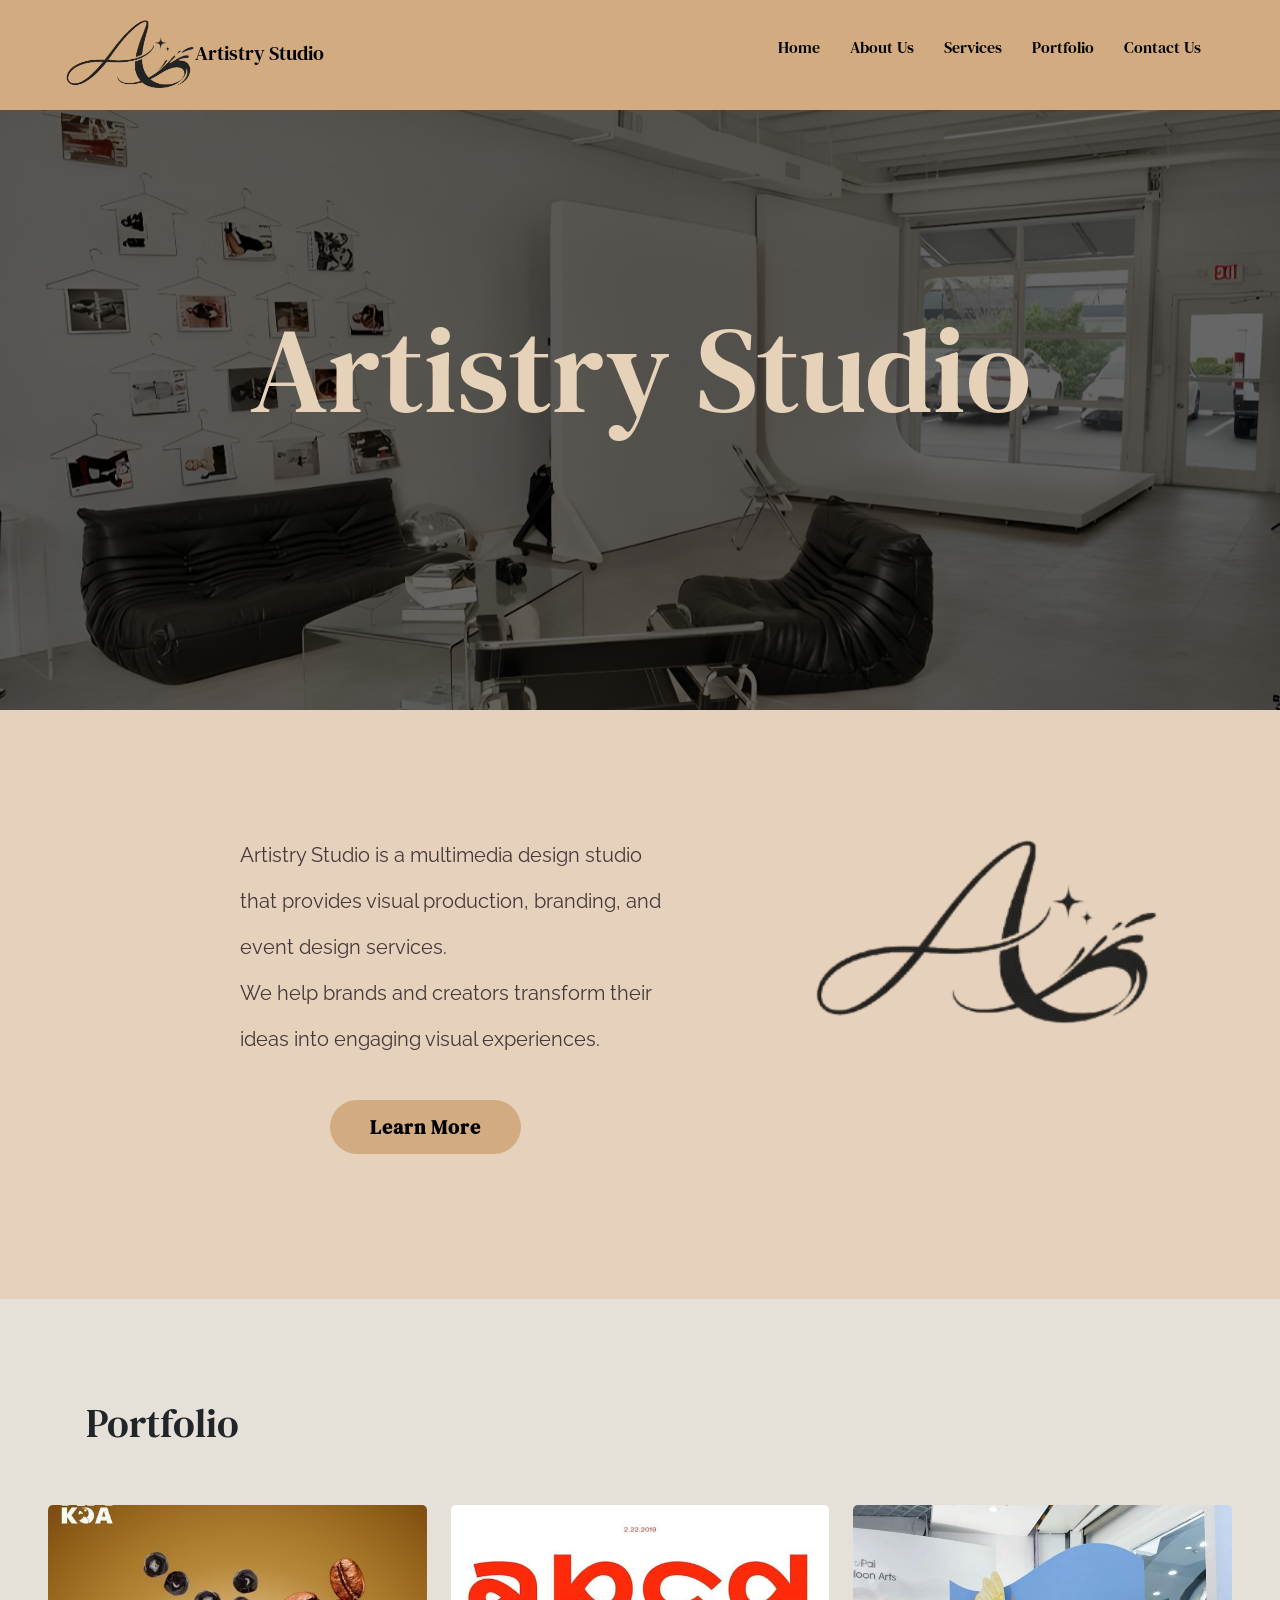
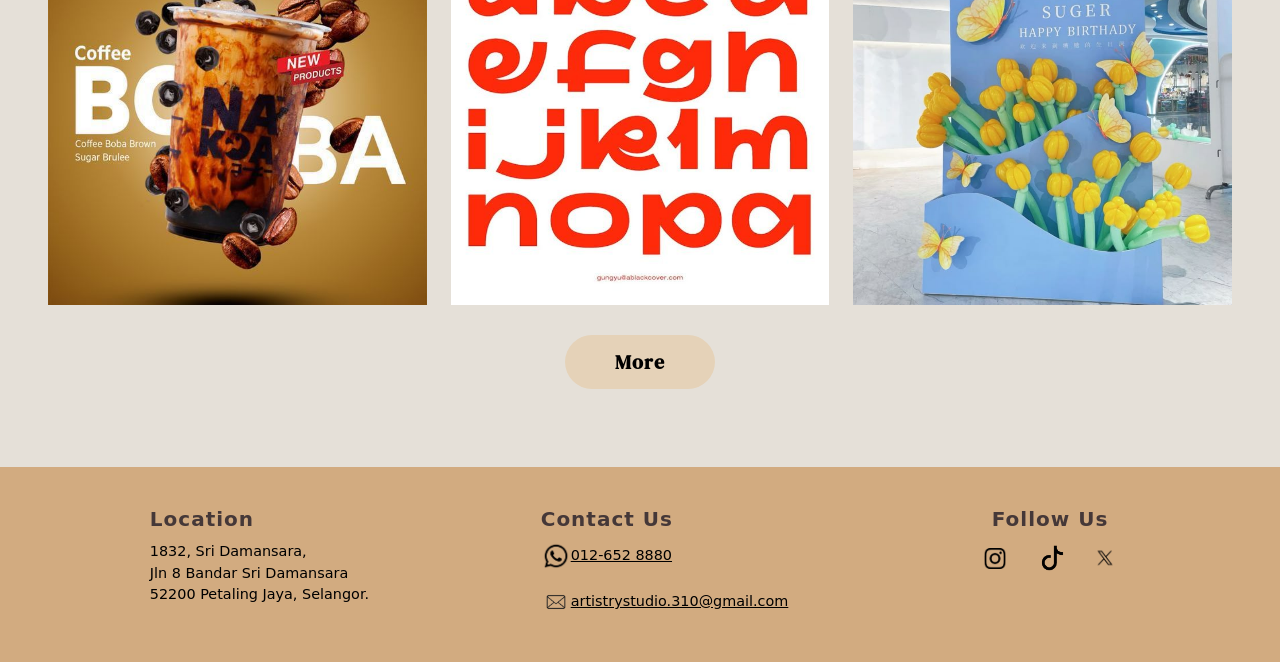
<file: index.html>
<!DOCTYPE html>
<html lang="en">
    <head>
        <meta charset="UTF-8" />
        <title>Artistry Studio</title>
<!--Bootstrap Style-->
        <link href="https://cdn.jsdelivr.net/npm/bootstrap@5.3.8/dist/css/bootstrap.min.css" rel="stylesheet" integrity="sha384-sRIl4kxILFvY47J16cr9ZwB07vP4J8+LH7qKQnuqkuIAvNWLzeN8tE5YBujZqJLB" crossorigin="anonymous">
  
<!--My Style-->
        <link rel="stylesheet" href="artistry-styless.css">
    </head>
    <body>
    <nav class="navbar">
        <div class="logo-style"><a href="index.html" style="color:black; text-decoration:none;"><img src="artistry-img/logo.png" alt="Artistry Studio logo">Artistry Studio</a></div>
        <ul class="nav-links">
            <li> <a href="index.html">Home</a> </li>
            <li> <a href="aboutus.html">About Us</a> </li>
            <li> <a href="services.html">Services</a> </li>
            <li class="dropdown"> <a href="portfolio.html">Portfolio</a>
            <ul class="dropdown-menu">
                <li><a href="visual-production.html">Visual Production</a></li>
                <li><a href="branding.html">Branding</a></li>
                <li><a href="event-design.html">Event Design</a></li>
            
            </ul>
            </li>
            <li> <a href="contact-us.html">Contact Us</a> </li>
        </ul>
        </nav>
        
<!--Google Font-->
        <link rel="preconnect" href="https://fonts.googleapis.com">
        <link rel="preconnect" href="https://fonts.gstatic.com" crossorigin>
        <link href="https://fonts.googleapis.com/css2?family=Pacifico&family=Pangolin&family=Raleway:ital,wght@0,100..900;1,100..900&display=swap" rel="stylesheet">
        
        <link rel="preconnect" href="https://fonts.googleapis.com">
        <link rel="preconnect" href="https://fonts.gstatic.com" crossorigin>
        <link href="https://fonts.googleapis.com/css2?family=DM+Serif+Text:ital@0;1&family=Pacifico&family=Pangolin&family=Raleway:ital,wght@0,100..900;1,100..900&display=swap" rel="stylesheet">
        
<!--Carousel-->
        <div id="carouselExampleSlidesOnly" class="carousel slide" data-bs-ride="carousel">
  <div class="carousel-inner">
    <div class="carousel-item active">
      <img src="artistry-img/Homepage_Nero_AI_Image_Upscaler_Photo_Face.jpeg" class="d-block w-100" alt="Cover1">
    </div>
    <div class="carousel-item">
      <img src="artistry-img/Cereal%20bar%20-%20Vita%20Tiens%20-%20Hiu%20Fu_Nero_AI_Image_Upscaler_Photo_Face.jpeg" class="d-block w-100" alt="Cover2">
    </div>
    <div class="carousel-item">
      <img src="artistry-img/birthday%20event_Nero_AI_Image_Upscaler_Photo_Face.jpeg" class="d-block w-100" alt="Cover3">
    </div>
    <div class="carousel-overlay"></div>
    <div class="carousel-caption">Artistry Studio</div>
  </div>
</div>
        
<!--Homepage About Us-->
        <section class="intro-full-width">
        <div class="container">
        <div class="content">
            <p>Artistry Studio is a multimedia design studio</p> 
            <p>that provides visual production, branding, and</p> 
            <p>event design services.</p> 
            <p>We help brands and creators transform their</p>
            <p>ideas into engaging visual experiences.</p>
            <a href="aboutus.html" class="learn-more">Learn More</a>
            </div>
        <div class="image-box">
            <img src="artistry-img/logo.png" alt="about us">
        </div>
        </div>
        </section>

<!--Homepage Portfolio-->
        <section class="portfolio-full-width">
        <div class="row p-5">
            <div class="col-12 container">
                <h1>Portfolio</h1>
            </div>
            
            <div class="col-4">
                <div class="card card-style" >
                <img src="artistry-img/visual%20production.jpg" class="card-img-top" alt="visual production">
                </div>
            </div>
            
            <div class="col-4">
                <div class="card card-style" >
                <img src="artistry-img/branding.jpg" class="card-img-top" alt="branding">
                </div>
            </div>
            
            <div class="col-4">
                <div class="card card-style" >
                <img src="artistry-img/event%20design.jpg" class="card-img-top" alt="event design">
                </div>    
            </div>
            
            <div class="text-center">
               <a href="portfolio.html" class="more">More</a>
            </div>
            
        </div>
        </section>
         
<!--Footer-->
         <footer>
            <div class="footer-container">
        
            <div class="footer-section locations">
                <h3>Location</h3>
                <p>1832, Sri Damansara,<br> 
                   Jln 8 Bandar Sri Damansara<br>
                   52200 Petaling Jaya, Selangor.</p>
                </div>
            
            <div class="footer-section contact-info">
                <h3>Contact Us</h3>
                <p><a href="https://www.whatsapp.com" target="_blank" style="color:black;"><img src="artistry-img/whatsapp.png" alt="Whatsapp">012-652 8880</a></p>
                <a href="mailto:Artistrystudio.310@gmail.com" style="color:black;"><img src="artistry-img/emaiil.png">artistrystudio.310@gmail.com</a>
            </div>
            
            <div class="footer-section socials">
                <h3>Follow Us</h3>
                <a href="https://www.instagram.com" target="_blank"><img src="artistry-img/ig.png" alt="IG"></a>
                <a href="https://www.tiktok.com" target="_blank"><img src="artistry-img/tiktok.png" alt="TikTok"></a>
                <a href="https://www.twitter.com" target="_blank"><img src="artistry-img/twitter.png" alt="Twitter"></a>
            </div>
                
            
        </div>
    </footer>

<!--Bootstrap Script-->
        <script src="https://cdn.jsdelivr.net/npm/bootstrap@5.3.8/dist/js/bootstrap.bundle.min.js" integrity="sha384-FKyoEForCGlyvwx9Hj09JcYn3nv7wiPVlz7YYwJrWVcXK/BmnVDxM+D2scQbITxI" crossorigin="anonymous"></script>

    </body>
</html>
</file>
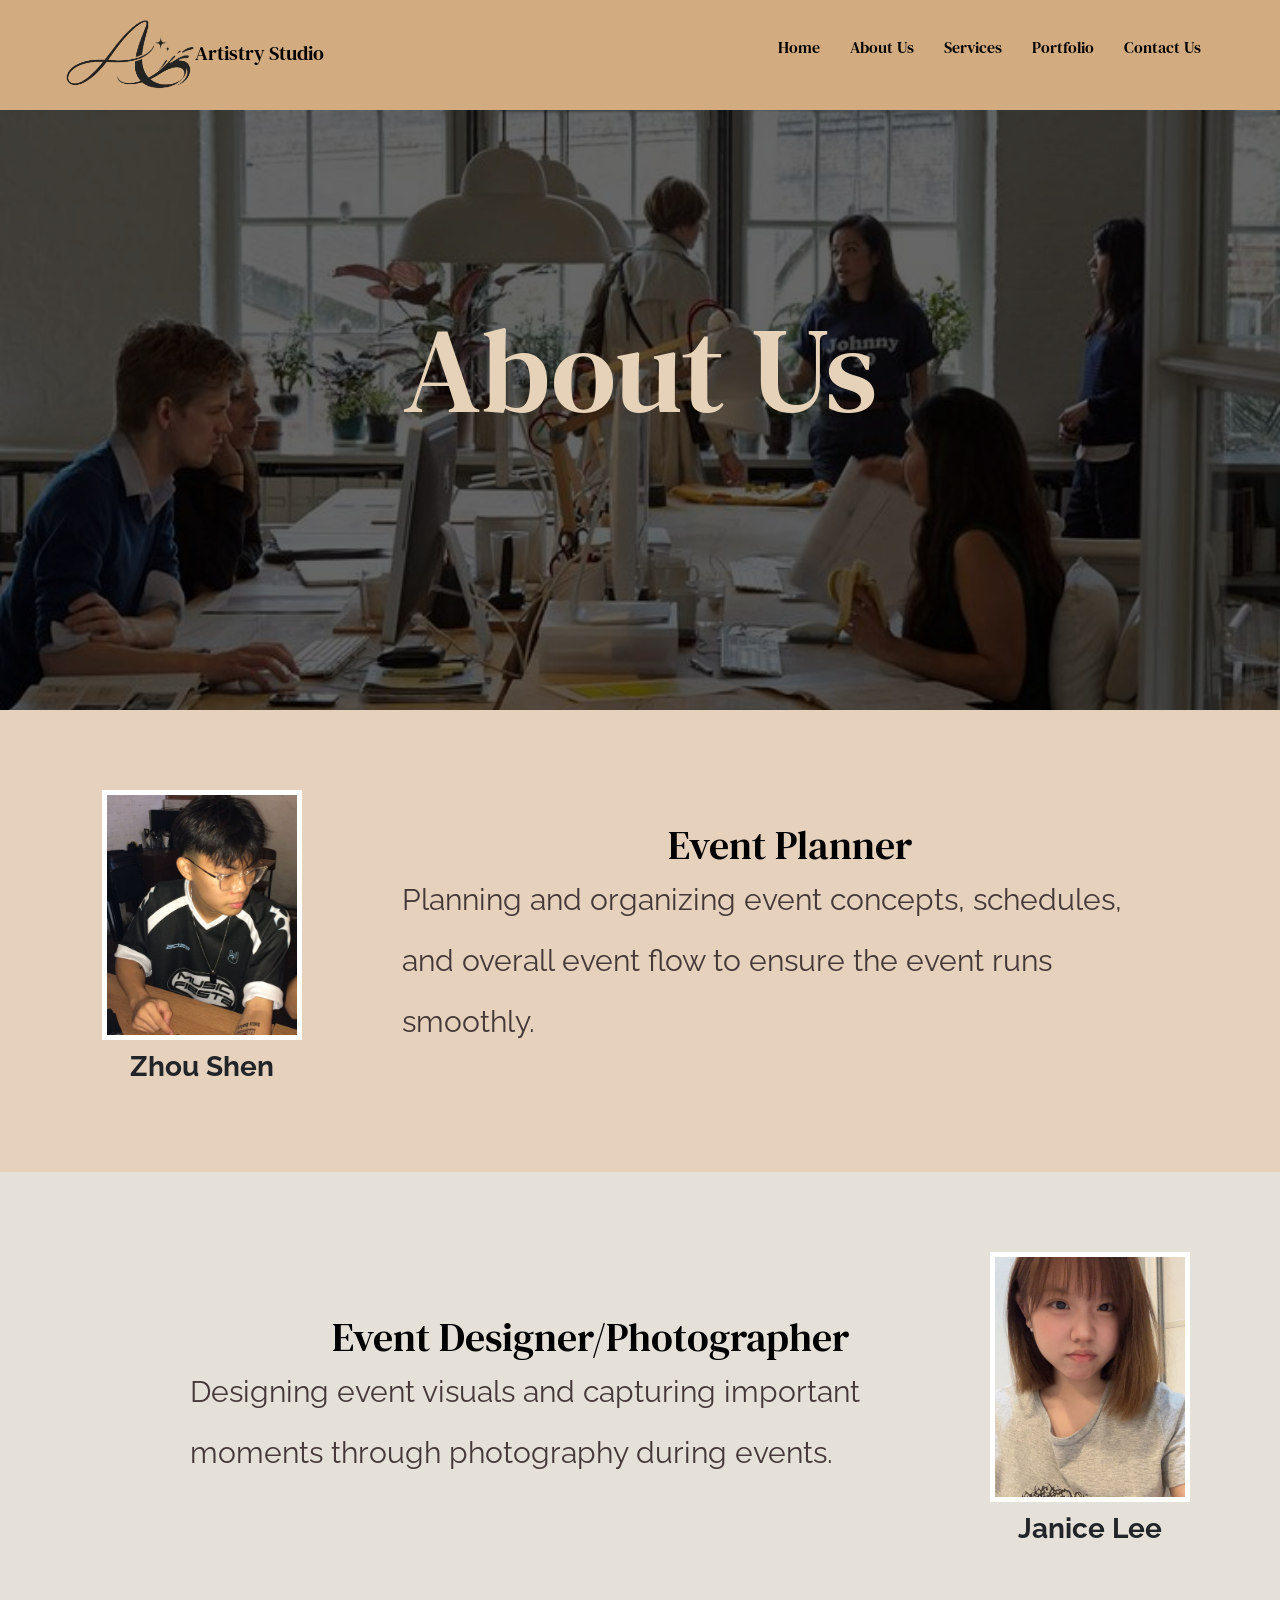
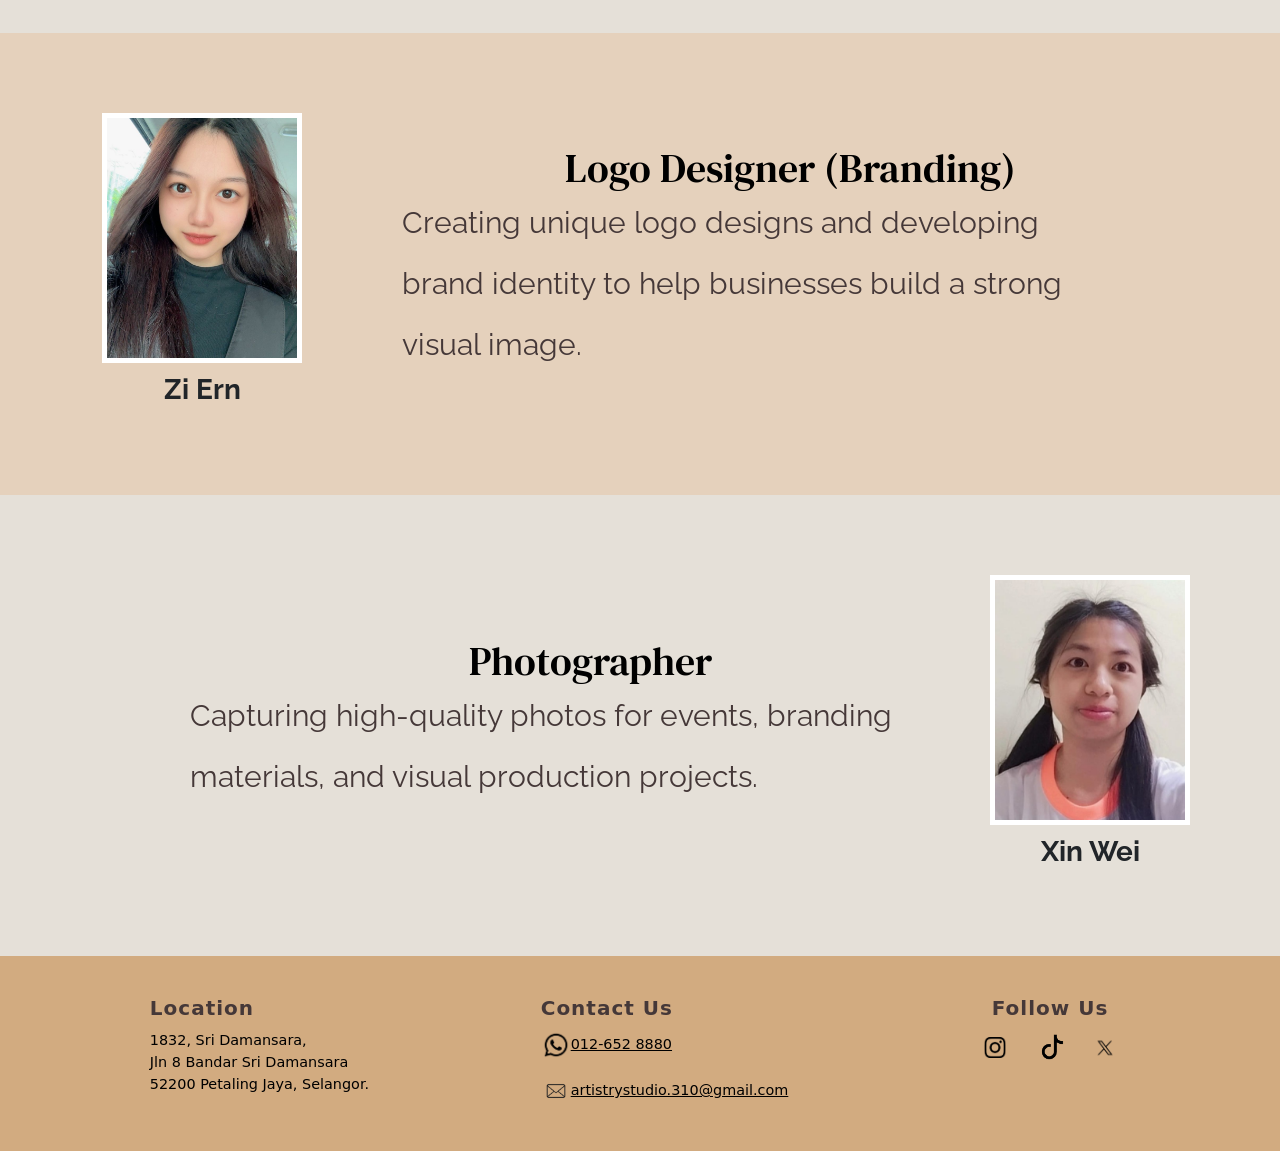
<file: aboutus.html>
<!DOCTYPE html>
<html lang="en">
    <head>
        <meta charset="UTF-8" />
        <title>Artistry Studio</title>
<!--Bootstrap Style-->
        <link href="https://cdn.jsdelivr.net/npm/bootstrap@5.3.8/dist/css/bootstrap.min.css" rel="stylesheet" integrity="sha384-sRIl4kxILFvY47J16cr9ZwB07vP4J8+LH7qKQnuqkuIAvNWLzeN8tE5YBujZqJLB" crossorigin="anonymous">
  
<!--My Style-->
        <link rel="stylesheet" href="artistry-style.css">
    </head>
    <body>
    <nav class="navbar">
        <div class="logo-style"><a href="index.html" style="color:black; text-decoration:none;"><img src="artistry-img/logo.png" alt="Artistry Studio logo">Artistry Studio</a></div>
        <ul class="nav-links">
            <li> <a href="index.html">Home</a> </li>
            <li> <a href="aboutus.html">About Us</a> </li>
            <li> <a href="services.html">Services</a> </li>
            <li class="dropdown"> <a href="portfolio.html">Portfolio</a>
            <ul class="dropdown-menu">
                <li><a href="visual-production.html">Visual Production</a></li>
                <li><a href="branding.html">Branding</a></li>
                <li><a href="event-design.html">Event Design</a></li>
            
            </ul>
            </li>
            <li> <a href="contact-us.html">Contact Us</a> </li>
        </ul>
        </nav>
        
<!--Google Font-->
        <link rel="preconnect" href="https://fonts.googleapis.com">
        <link rel="preconnect" href="https://fonts.gstatic.com" crossorigin>
        <link href="https://fonts.googleapis.com/css2?family=Pacifico&family=Pangolin&family=Raleway:ital,wght@0,100..900;1,100..900&display=swap" rel="stylesheet">
        
        <link rel="preconnect" href="https://fonts.googleapis.com">
        <link rel="preconnect" href="https://fonts.gstatic.com" crossorigin>
        <link href="https://fonts.googleapis.com/css2?family=DM+Serif+Text:ital@0;1&family=Pacifico&family=Pangolin&family=Raleway:ital,wght@0,100..900;1,100..900&display=swap" rel="stylesheet">
        
<!--Carousel-->
        <div id="carouselExampleSlidesOnly" class="carousel slide" data-bs-ride="carousel">
  <div class="carousel-inner">
    <div class="carousel-item active">
      <img src="artistry-img/f.jpeg" class="d-block w-100" alt="Cover1">
      <div class="carousel-overlay"></div>    
      <div class="carousel-caption">About Us</div>
    </div>
    
   
  </div>
</div>
       
        
<!--About Us-->
        <section class="zs-full-width">
        <div class="container" >
            <div class="photo">
                <img src="artistry-img/zs.jpeg" alt="Zhou Shen">
                <h3>Zhou Shen</h3>
            </div>
            <div class="info">
                <h2>Event Planner</h2>
                <p>Planning and organizing event concepts, schedules, </p>
                <p>and overall event flow to ensure the event runs </p>
                <p>smoothly.</p>
            </div>
        </div>
</section>
        <section class="janice-full-width reverse">
        <div class="container2" >
            <div class="photo">
                <img src="artistry-img/sansan.jpeg" alt="Janice Lee">
                <h3>Janice Lee</h3>
            </div>
            <div class="info">
                <h2>Event Designer/Photographer</h2>
                <p>Designing event visuals and capturing important </p>
                <p>moments through photography during events. </p>
            </div>
        </div>
</section>
<section class="ze-full-width">
        <div class="container" >
            <div class="photo">
                <img src="artistry-img/ze.jpeg" alt="Zi Ern">
                <h3>Zi Ern</h3>
            </div>
            <div class="info">
                <h2>Logo Designer  (Branding)</h2>
                <p>Creating unique logo designs and developing </p>
                <p>brand identity to help businesses build a strong </p>
                <p>visual image.</p>
            </div>
        </div>
</section>
        <section class="xw-full-width reverse">
        <div class="container2" >
            <div class="photo">
                <img src="artistry-img/xw.jpeg" alt="Xin Wei">
                <h3>Xin Wei</h3>
            </div>
            <div class="info">
                <h2>Photographer</h2>
                <p>Capturing high-quality photos for events, branding </p>
                <p>materials, and visual production projects. </p>
            </div>
        </div>
</section>


        
  
        
<!--Footer-->
         <footer>
            <div class="footer-container">
        
            <div class="footer-section locations">
                <h3>Location</h3>
                <p>1832, Sri Damansara,<br> 
                   Jln 8 Bandar Sri Damansara<br>
                   52200 Petaling Jaya, Selangor.</p>
                </div>
            
            <div class="footer-section contact-info">
                <h3>Contact Us</h3>
                <p><a href="https://www.whatsapp.com" target="_blank" style="color:black;"><img src="artistry-img/whatsapp.png" alt="Whatsapp">012-652 8880</a></p>
                <a href="mailto:Artistrystudio.310@gmail.com" style="color:black;"><img src="artistry-img/emaiil.png">artistrystudio.310@gmail.com</a>
            </div>
            
            <div class="footer-section socials">
                <h3>Follow Us</h3>
                <a href="https://www.instagram.com" target="_blank"><img src="artistry-img/ig%20(1).png" alt="IG"></a>
                <a href="https://www.tiktok.com" target="_blank"><img src="artistry-img/tiktok.png" alt="TikTok"></a>
                <a href="https://www.twitter.com" target="_blank"><img src="artistry-img/twitter.png" alt="Twitter"></a>
            </div>
                
            
        </div>
    </footer>

<!--Bootstrap Script-->
        <script src="https://cdn.jsdelivr.net/npm/bootstrap@5.3.8/dist/js/bootstrap.bundle.min.js" integrity="sha384-FKyoEForCGlyvwx9Hj09JcYn3nv7wiPVlz7YYwJrWVcXK/BmnVDxM+D2scQbITxI" crossorigin="anonymous"></script>

    </body>
</html>
</file>
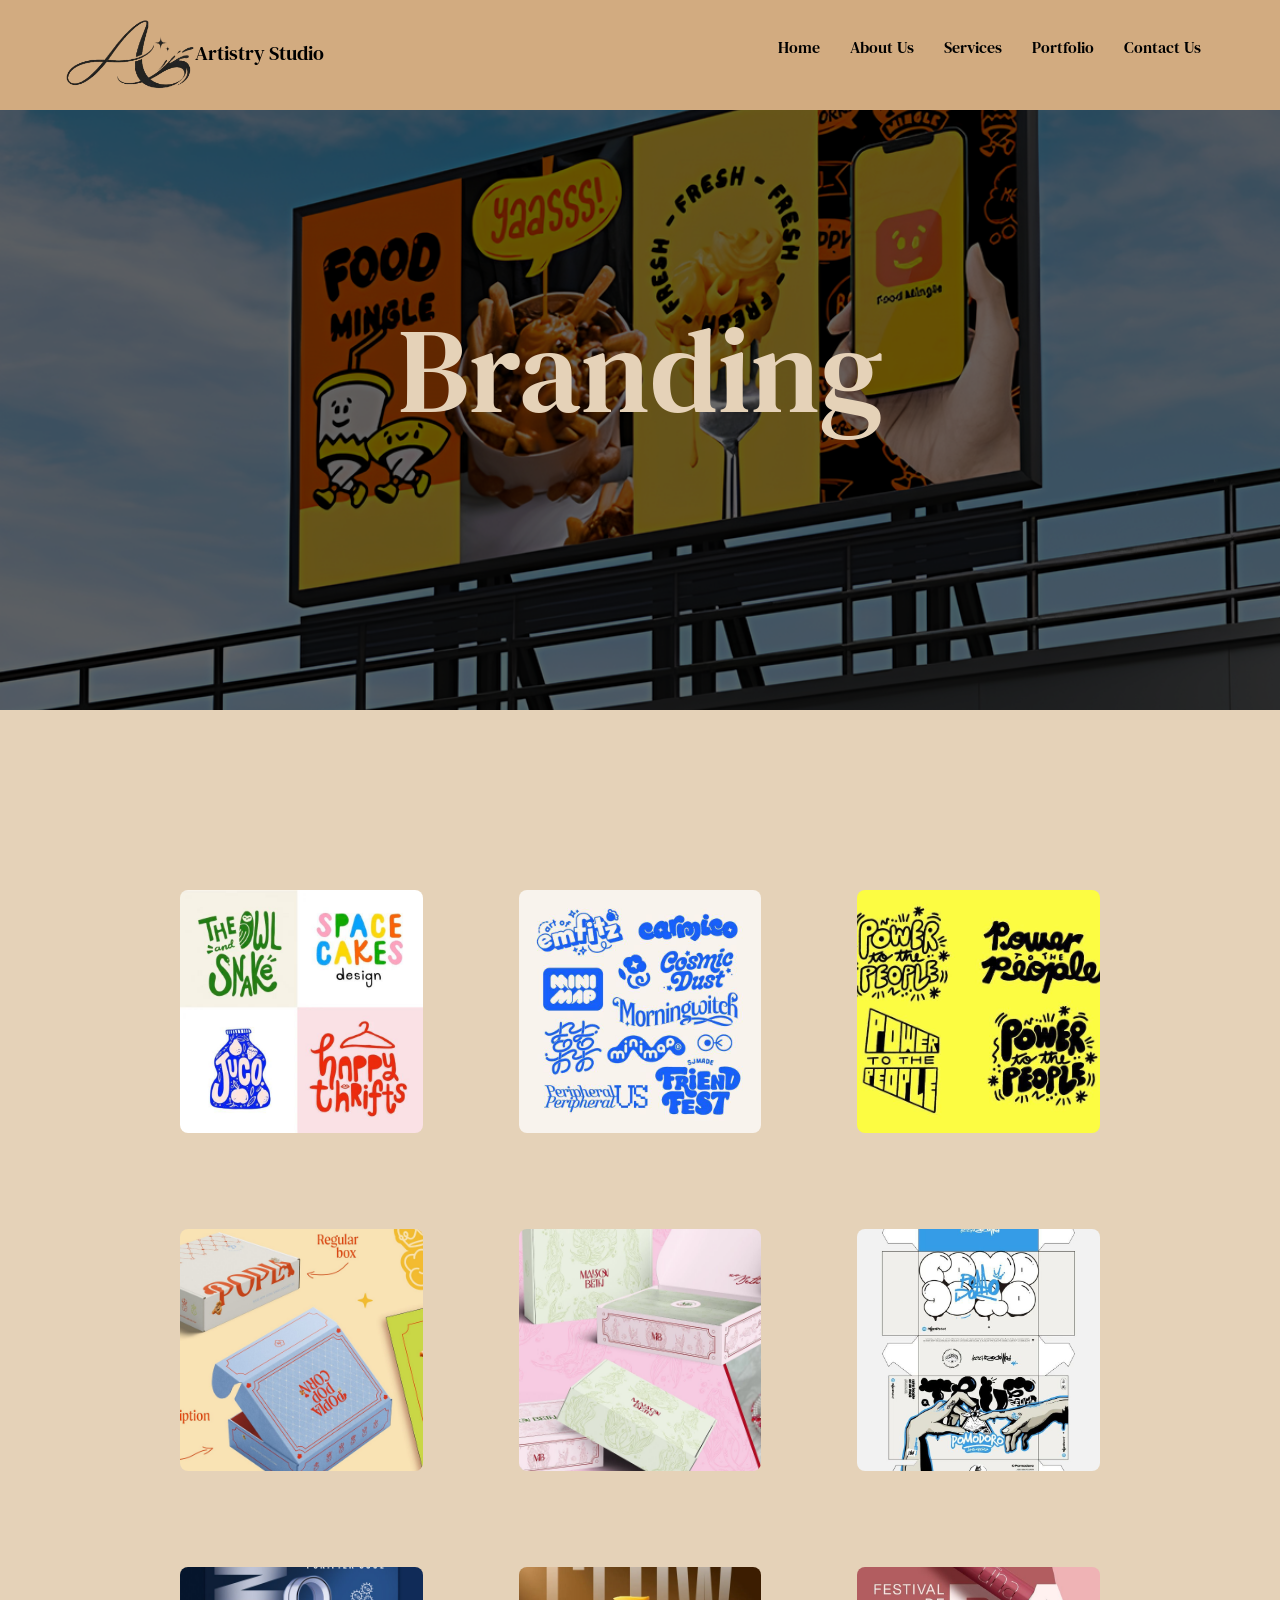
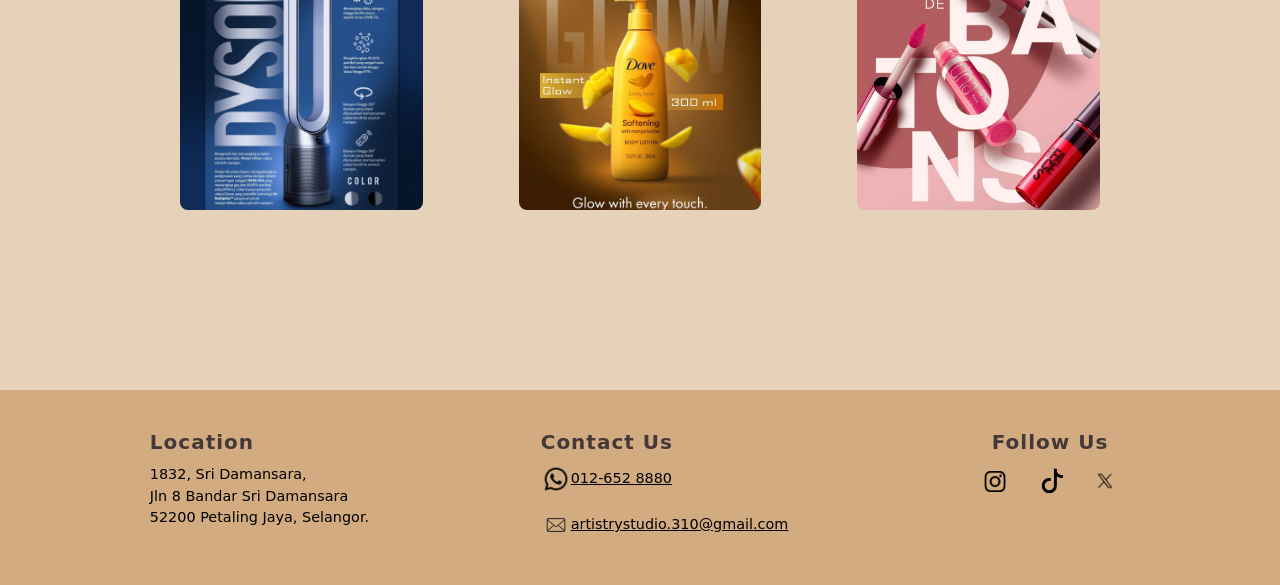
<file: branding.html>
<!DOCTYPE html>
<html lang="en">
    <head>
        <meta charset="UTF-8" />
        <title>Artistry Studio</title>
<!--Bootstrap Style-->
        <link href="https://cdn.jsdelivr.net/npm/bootstrap@5.3.8/dist/css/bootstrap.min.css" rel="stylesheet" integrity="sha384-sRIl4kxILFvY47J16cr9ZwB07vP4J8+LH7qKQnuqkuIAvNWLzeN8tE5YBujZqJLB" crossorigin="anonymous">
  
<!--My Style-->
        <link rel="stylesheet" href="artistry-style.css">
    </head>
    <body>
    <nav class="navbar">
        <div class="logo-style"><a href="index.html" style="color:black; text-decoration:none;"><img src="artistry-img/logo.png" alt="Artistry Studio logo">Artistry Studio</a></div>
        <ul class="nav-links">
            <li> <a href="index.html">Home</a> </li>
            <li> <a href="aboutus.html">About Us</a> </li>
            <li> <a href="services.html">Services</a> </li>
            <li class="dropdown"> <a href="portfolio.html">Portfolio</a>
            <ul class="dropdown-menu">
                <li><a href="visual-production.html">Visual Production</a></li>
                <li><a href="branding.html">Branding</a></li>
                <li><a href="event-design.html">Event Design</a></li>
            
            </ul>
            </li>
            <li> <a href="contact-us.html">Contact Us</a> </li>
        </ul>
        </nav>
        
<!--Google Font-->
        <link rel="preconnect" href="https://fonts.googleapis.com">
        <link rel="preconnect" href="https://fonts.gstatic.com" crossorigin>
        <link href="https://fonts.googleapis.com/css2?family=Pacifico&family=Pangolin&family=Raleway:ital,wght@0,100..900;1,100..900&display=swap" rel="stylesheet">
        
        <link rel="preconnect" href="https://fonts.googleapis.com">
        <link rel="preconnect" href="https://fonts.gstatic.com" crossorigin>
        <link href="https://fonts.googleapis.com/css2?family=DM+Serif+Text:ital@0;1&family=Pacifico&family=Pangolin&family=Raleway:ital,wght@0,100..900;1,100..900&display=swap" rel="stylesheet">
        
<!--Carousel-->
        <div id="carouselExampleSlidesOnly" class="carousel slide" data-bs-ride="carousel">
  <div class="carousel-inner">
    <div class="carousel-item active">
      <img src="artistry-img/branding%20%E5%B0%81%E9%9D%A2.png" class="d-block w-100" alt="Cover1">
      <div class="carousel-overlay"></div>    
      <div class="carousel-caption">Branding</div>
    </div>
    
   
  </div>
</div>
       
        
<!--Branding-->
    <div class="grid-container">
  <div class="grid-item">
      <img src="artistry-img/logo%201.jpeg" alt="Logo 1" data-bs-toggle="modal" data-bs-target="#modal1" style="cursor:pointer;"></div>
        
  <div class="grid-item">
      <img src="artistry-img/logo%202.jpeg" alt="Logo 2" data-bs-toggle="modal" data-bs-target="#modal2" style="cursor:pointer;"></div>
        
  <div class="grid-item">
      <img src="artistry-img/logo%203.jpeg" alt="Logo 3" data-bs-toggle="modal" data-bs-target="#modal3" style="cursor:pointer;"></div>
        
  <div class="grid-item">
      <img src="artistry-img/packing%201.jpg" alt="Packing 1" data-bs-toggle="modal" data-bs-target="#modal4" style="cursor:pointer;"></div>
        
  <div class="grid-item">
      <img src="artistry-img/packing%202.jpg" alt="Packing 2" data-bs-toggle="modal" data-bs-target="#modal5" style="cursor:pointer;"></div>
        
  <div class="grid-item">
      <img src="artistry-img/packing%203.jpg" alt="Packing 3" data-bs-toggle="modal" data-bs-target="#modal6" style="cursor:pointer;"></div>
        
  <div class="grid-item">
      <img src="artistry-img/Marketing%20Materials1.jpg" alt="marketing design1" data-bs-toggle="modal" data-bs-target="#modal7" style="cursor:pointer;"></div>
        
  <div class="grid-item">
      <img src="artistry-img/Marketing%20Materials2.jpg" alt="marketing design2" data-bs-toggle="modal" data-bs-target="#modal8" style="cursor:pointer;"></div>
        
  <div class="grid-item">
      <img src="artistry-img/Marketing%20Materials3.jpg" alt="marketing design3" data-bs-toggle="modal" data-bs-target="#modal9" style="cursor:pointer;"></div>
        
</div>

<!-- Modal -->
<div class="modal fade" id="modal1" tabindex="-1">
  <div class="modal-dialog modal-dialog-centered">
    <div class="modal-content">
      <div class="modal-body text-center">
        <img src="artistry-img/logo%201.jpeg" class="img-fluid">
        <p>Title: Creative Identity</p>
        <p>Date: 14 February 2025 (Friday)</p>
        <p>Design By: Zi Ern</p>
      </div>
    </div>
  </div>
</div>
    
    <div class="modal fade" id="modal2" tabindex="-1">
  <div class="modal-dialog modal-dialog-centered">
    <div class="modal-content">
      <div class="modal-body text-center">
        <img src="artistry-img/logo%202.jpeg" class="img-fluid">
        <p>Title: Visual Signature</p>
        <p>Date: 05 May 2025 (Monday)</p>
        <p>Design By: Zi Ern</p>
      </div>
    </div>
  </div>
</div>
        
    <div class="modal fade" id="modal3" tabindex="-1">
  <div class="modal-dialog modal-dialog-centered">
    <div class="modal-content">
      <div class="modal-body text-center">
        <img src="artistry-img/logo%203.jpeg" class="img-fluid">
        <p>Title: Identity Mark</p>
        <p>Date: 20 June 2025 (Sunday)</p>
        <p>Design By: Zi Ern</p>
      </div>
    </div>
  </div>
</div>    
        
    <div class="modal fade" id="modal4" tabindex="-1">
  <div class="modal-dialog modal-dialog-centered">
    <div class="modal-content">
      <div class="modal-body text-center">
        <img src="artistry-img/packing%201.jpg" class="img-fluid">
        <p>Title: Unfold</p>
        <p>Date: 12 March 2025 (Wednesday)</p>
        <p>Design By: Zi Ern</p>
      </div>
    </div>
  </div>
</div>
        
    <div class="modal fade" id="modal5" tabindex="-1">
  <div class="modal-dialog modal-dialog-centered">
    <div class="modal-content">
      <div class="modal-body text-center">
        <img src="artistry-img/packing%202.jpg" class="img-fluid">
        <p>Title: Formark</p>
        <p>Date: 18 April 2025 (Friday)</p>
        <p>Design By: Zi Ern</p>
      </div>
    </div>
  </div>
</div>
    
    <div class="modal fade" id="modal6" tabindex="-1">
  <div class="modal-dialog modal-dialog-centered">
    <div class="modal-content">
      <div class="modal-body text-center">
        <img src="artistry-img/packing%203.jpg" class="img-fluid">
        <p>Title: Imprint</p>
        <p>Date: 03 May 2025 (Saturday)</p>
        <p>Design By: Zi Ern</p>
      </div>
    </div>
  </div>
</div>
        
    <div class="modal fade" id="modal7" tabindex="-1">
  <div class="modal-dialog modal-dialog-centered">
    <div class="modal-content">
      <div class="modal-body text-center">
        <img src="artistry-img/Marketing%20Materials1.jpg" class="img-fluid">
        <p>Title: Air Purifier</p>
        <p>Date: 08 July 2025 (Tuesday)</p>
        <p>Design By: Zi Ern</p>
      </div>
    </div>
  </div>
</div>
        
    <div class="modal fade" id="modal8" tabindex="-1">
  <div class="modal-dialog modal-dialog-centered">
    <div class="modal-content">
      <div class="modal-body text-center">
        <img src="artistry-img/Marketing%20Materials2.jpg" class="img-fluid">
        <p>Title: Shampoo Product</p>
        <p>Date: 10 September 2025 (Thursday)</p>
        <p>Design By: Zi Ern</p>
      </div>
    </div>
  </div>
</div>
        
    <div class="modal fade" id="modal9" tabindex="-1">
  <div class="modal-dialog modal-dialog-centered">
    <div class="modal-content">
      <div class="modal-body text-center">
        <img src="artistry-img/Marketing%20Materials3.jpg" class="img-fluid">
        <p>Title: Makeup Product</p>
        <p>Date: 26 October 2025 (Monday)</p>
        <p>Design By: Zi Ern</p>
      </div>
    </div>
  </div>
</div>

        
  
        
<!--Footer-->
         <footer>
            <div class="footer-container">
        
            <div class="footer-section locations">
                <h3>Location</h3>
                <p>1832, Sri Damansara,<br> 
                   Jln 8 Bandar Sri Damansara<br>
                   52200 Petaling Jaya, Selangor.</p>
                </div>
            
            <div class="footer-section contact-info">
                <h3>Contact Us</h3>
                <p><a href="https://www.whatsapp.com" target="_blank" style="color:black;"><img src="artistry-img/whatsapp.png" alt="Whatsapp">012-652 8880</a></p>
                <a href="mailto:Artistrystudio.310@gmail.com" style="color:black;"><img src="artistry-img/emaiil.png">artistrystudio.310@gmail.com</a>
            </div>
            
            <div class="footer-section socials">
                <h3>Follow Us</h3>
                <a href="https://www.instagram.com" target="_blank"><img src="artistry-img/ig%20(1).png" alt="IG"></a>
                <a href="https://www.tiktok.com" target="_blank"><img src="artistry-img/tiktok.png" alt="TikTok"></a>
                <a href="https://www.twitter.com" target="_blank"><img src="artistry-img/twitter.png" alt="Twitter"></a>
            </div>
                
            
        </div>
    </footer>

<!--Bootstrap Script-->
        <script src="https://cdn.jsdelivr.net/npm/bootstrap@5.3.8/dist/js/bootstrap.bundle.min.js" integrity="sha384-FKyoEForCGlyvwx9Hj09JcYn3nv7wiPVlz7YYwJrWVcXK/BmnVDxM+D2scQbITxI" crossorigin="anonymous"></script>

    </body>
</html>
</file>
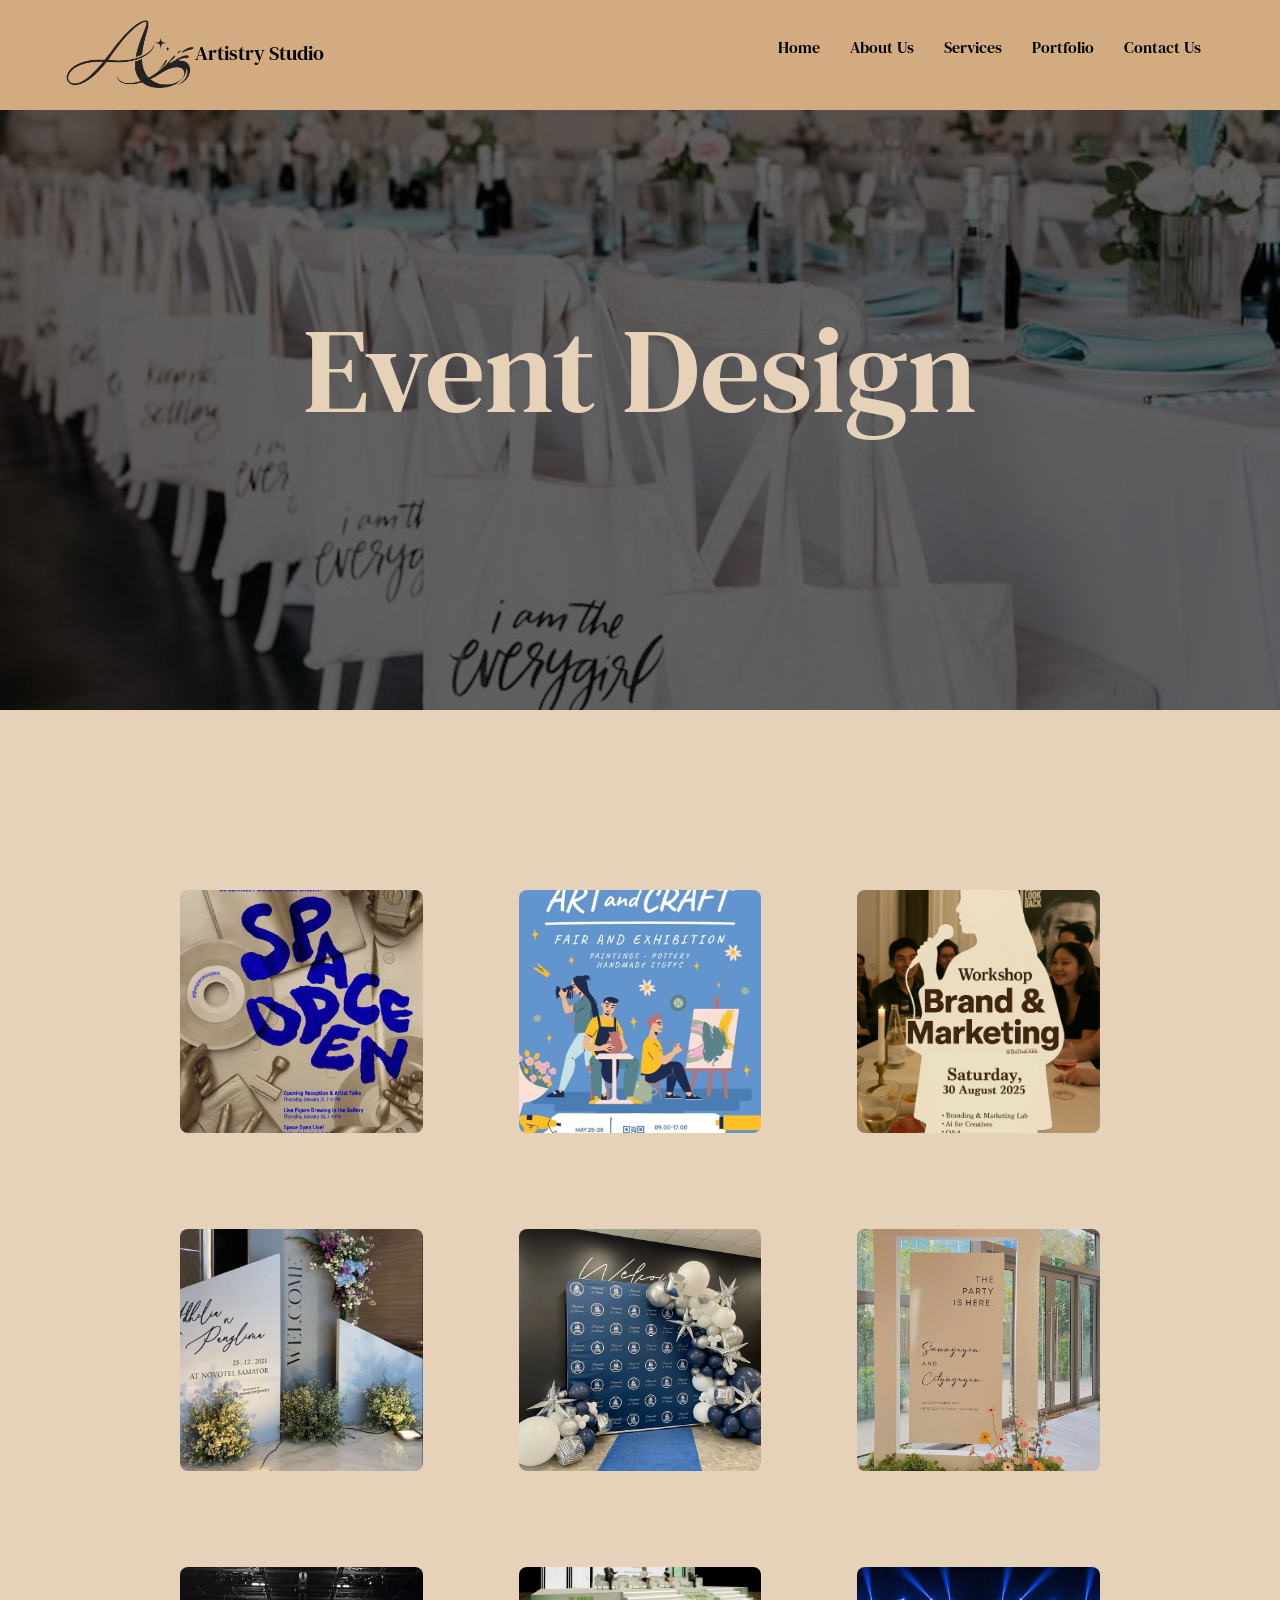
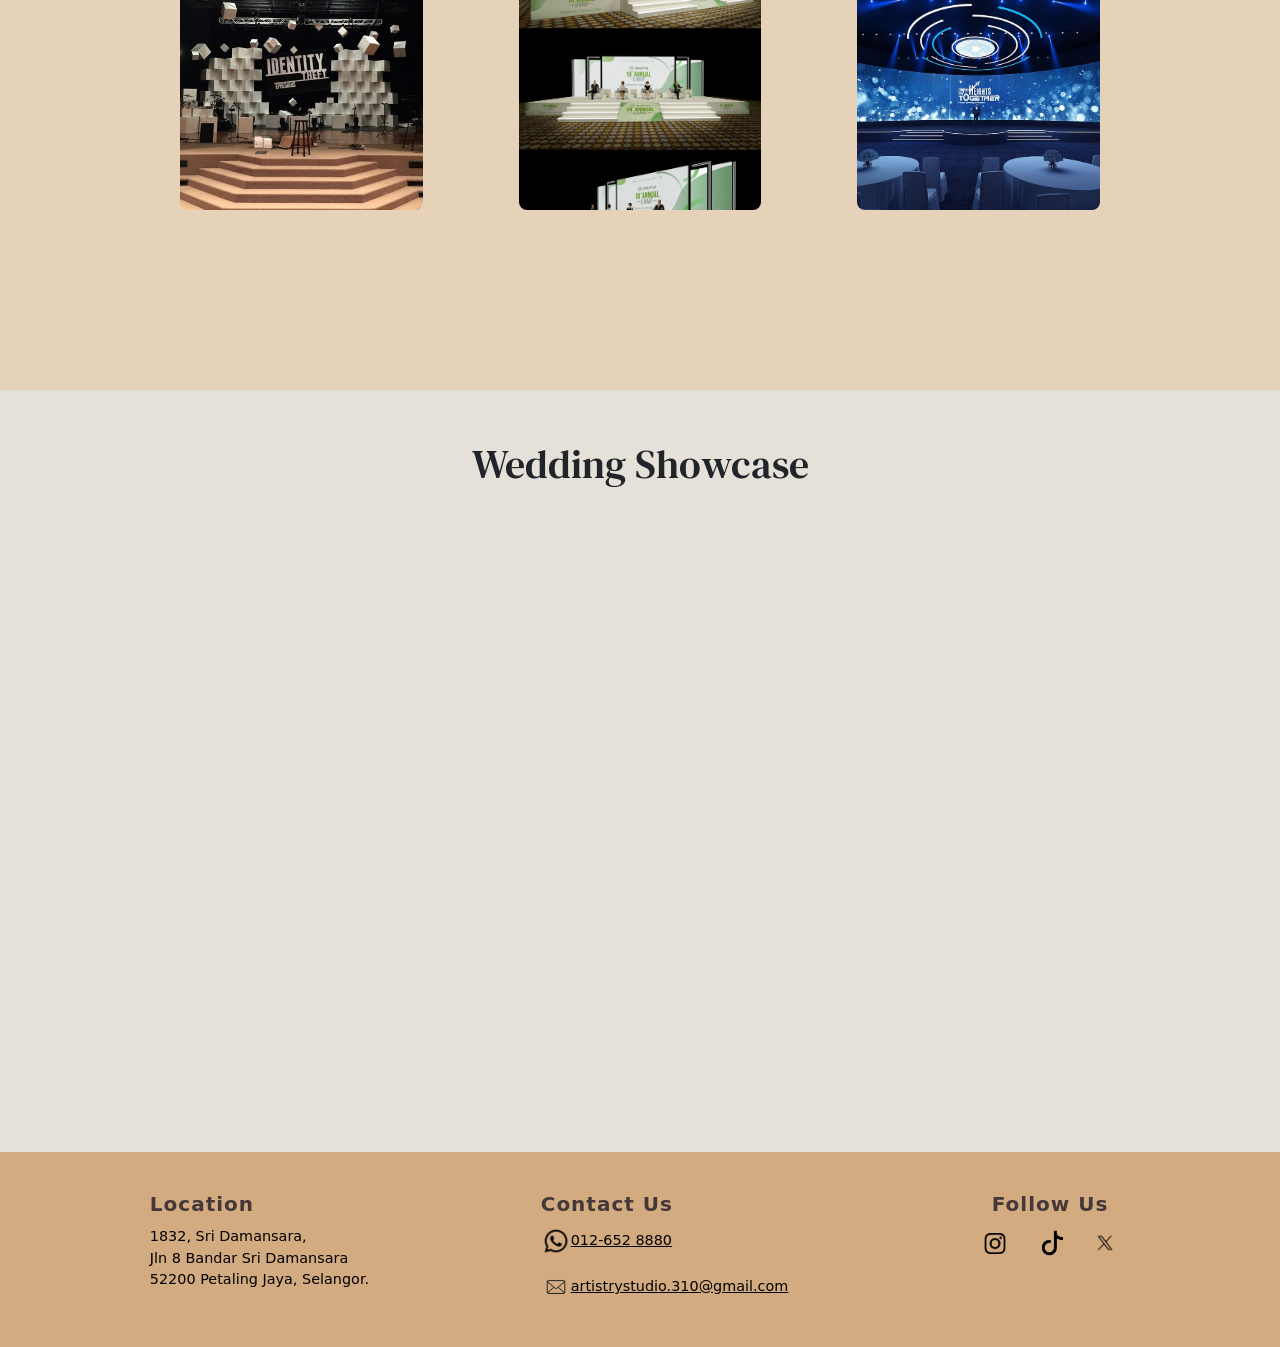
<file: event-design.html>
<!DOCTYPE html>
<html lang="en">
    <head>
        <meta charset="UTF-8" />
        <title>Artistry Studio</title>
<!--Bootstrap Style-->
        <link href="https://cdn.jsdelivr.net/npm/bootstrap@5.3.8/dist/css/bootstrap.min.css" rel="stylesheet" integrity="sha384-sRIl4kxILFvY47J16cr9ZwB07vP4J8+LH7qKQnuqkuIAvNWLzeN8tE5YBujZqJLB" crossorigin="anonymous">
  
<!--My Style-->
        <link rel="stylesheet" href="artistry-style.css">
    </head>
    <body>
    <nav class="navbar">
        <div class="logo-style"><a href="index.html" style="color:black; text-decoration:none;"><img src="artistry-img/logo.png" alt="Artistry Studio logo">Artistry Studio</a></div>
        <ul class="nav-links">
            <li> <a href="index.html">Home</a> </li>
            <li> <a href="aboutus.html">About Us</a> </li>
            <li> <a href="services.html">Services</a> </li>
            <li class="dropdown"> <a href="portfolio.html">Portfolio</a>
            <ul class="dropdown-menu">
                <li><a href="visual-production.html">Visual Production</a></li>
                <li><a href="branding.html">Branding</a></li>
                <li><a href="event-design.html">Event Design</a></li>
            
            </ul>
            </li>
            <li> <a href="contact-us.html">Contact Us</a> </li>
        </ul>
        </nav>
        
<!--Google Font-->
        <link rel="preconnect" href="https://fonts.googleapis.com">
        <link rel="preconnect" href="https://fonts.gstatic.com" crossorigin>
        <link href="https://fonts.googleapis.com/css2?family=Pacifico&family=Pangolin&family=Raleway:ital,wght@0,100..900;1,100..900&display=swap" rel="stylesheet">
        
        <link rel="preconnect" href="https://fonts.googleapis.com">
        <link rel="preconnect" href="https://fonts.gstatic.com" crossorigin>
        <link href="https://fonts.googleapis.com/css2?family=DM+Serif+Text:ital@0;1&family=Pacifico&family=Pangolin&family=Raleway:ital,wght@0,100..900;1,100..900&display=swap" rel="stylesheet">
        
<!--Carousel-->
        <div id="carouselExampleSlidesOnly" class="carousel slide" data-bs-ride="carousel">
  <div class="carousel-inner">
    <div class="carousel-item active">
      <img src="artistry-img/event%20%E5%B0%81%E9%9D%A2.jpeg" class="d-block w-100" alt="Cover1">
      <div class="carousel-overlay"></div>    
      <div class="carousel-caption">Event Design</div>
    </div>
    
   
  </div>
</div>
       
        
<!--Event design-->
    <div class="grid-container">
  <div class="grid-item">
      <img src="artistry-img/poster1.jpg" alt="poster 1"  data-bs-toggle="modal" data-bs-target="#modal1" style="cursor:pointer;"></div>
        
  <div class="grid-item">
      <img src="artistry-img/poster2.jpeg" alt="poster 2" data-bs-toggle="modal" data-bs-target="#modal2" style="cursor:pointer;"></div>
        
  <div class="grid-item">
      <img src="artistry-img/poster3.jpg" alt="poster 3" data-bs-toggle="modal" data-bs-target="#modal3" style="cursor:pointer;"></div>
        
  <div class="grid-item">
      <img src="artistry-img/event%201.jpg" alt="event 1" data-bs-toggle="modal" data-bs-target="#modal4" style="cursor:pointer;"></div>
        
  <div class="grid-item">
      <img src="artistry-img/event2.jpg" alt="event 2" data-bs-toggle="modal" data-bs-target="#modal5" style="cursor:pointer;"></div>
        
  <div class="grid-item">
      <img src="artistry-img/event3.jpg" alt="event 3" data-bs-toggle="modal" data-bs-target="#modal6" style="cursor:pointer;"></div>
        
  <div class="grid-item">
      <img src="artistry-img/stage1.jpg" alt="stage 1" data-bs-toggle="modal" data-bs-target="#modal7" style="cursor:pointer;"></div>
        
  <div class="grid-item">
      <img src="artistry-img/stage2.jpg" alt="stage 2" data-bs-toggle="modal" data-bs-target="#modal8" style="cursor:pointer;"></div>
        
  <div class="grid-item">
      <img src="artistry-img/stage3.jpg" alt="stage 3" data-bs-toggle="modal" data-bs-target="#modal9" style="cursor:pointer;"></div> 
        
</div>

<!-- Modal -->
<div class="modal fade" id="modal1" tabindex="-1">
  <div class="modal-dialog modal-dialog-centered">
    <div class="modal-content">
      <div class="modal-body text-center">
        <img src="artistry-img/poster1.jpg" class="img-fluid">
        <p>Title: Space Open</p>
        <p>Date: 05 February 2016 (Friday)</p>
        <p>Design By: Janice Lee</p>
      </div>
    </div>
  </div>
</div>
    
    <div class="modal fade" id="modal2" tabindex="-1">
  <div class="modal-dialog modal-dialog-centered">
    <div class="modal-content">
      <div class="modal-body text-center">
        <img src="artistry-img/poster2.jpeg" class="img-fluid">
        <p>Title: Art and Craft</p>
        <p>Date: 28 May 2025 (Wednesday)</p>
        <p>Design By: Janice Lee</p>
      </div>
    </div>
  </div>
</div>
        
    <div class="modal fade" id="modal3" tabindex="-1">
  <div class="modal-dialog modal-dialog-centered">
    <div class="modal-content">
      <div class="modal-body text-center">
        <img src="artistry-img/poster3.jpg" class="img-fluid">
        <p>Title: Brand and Marketing Workshop</p>
        <p>Date: 30 August 2025 (Saturday)</p>
        <p>Design By: Janice Lee</p>
      </div>
    </div>
  </div>
</div>    
        
    <div class="modal fade" id="modal4" tabindex="-1">
  <div class="modal-dialog modal-dialog-centered">
    <div class="modal-content">
      <div class="modal-body text-center">
        <img src="artistry-img/event%201.jpg" class="img-fluid">
        <p>Title: Wedding Welcome Reception</p>
        <p>Date: 25 December 2021 (Saturday)</p>
        <p>Design By: Janice Lee</p>
      </div>
    </div>
  </div>
</div>
        
    <div class="modal fade" id="modal5" tabindex="-1">
  <div class="modal-dialog modal-dialog-centered">
    <div class="modal-content">
      <div class="modal-body text-center">
        <img src="artistry-img/event2.jpg" class="img-fluid">
        <p>Title: Grand Opening Celebration</p>
        <p>Date: 12 March 2024 (Tuesday)</p>
        <p>Design By: Janice Lee</p>
      </div>
    </div>
  </div>
</div>
    
    <div class="modal fade" id="modal6" tabindex="-1">
  <div class="modal-dialog modal-dialog-centered">
    <div class="modal-content">
      <div class="modal-body text-center">
        <img src="artistry-img/event3.jpg" class="img-fluid">
        <p>Title: Minimalist Wedding Entrance</p>
        <p>Date: 18 September 2025 (Thursday)</p>
        <p>Design By: Janice Lee</p>
      </div>
    </div>
  </div>
</div>
        
    <div class="modal fade" id="modal7" tabindex="-1">
  <div class="modal-dialog modal-dialog-centered">
    <div class="modal-content">
      <div class="modal-body text-center">
        <img src="artistry-img/stage1.jpg" class="img-fluid">
        <p>Title: Identity Theme Stage Design</p>
        <p>Date: 08 July 2024 (Monday)</p>
        <p>Design By: Janice Lee</p>
      </div>
    </div>
  </div>
</div>
        
    <div class="modal fade" id="modal8" tabindex="-1">
  <div class="modal-dialog modal-dialog-centered">
    <div class="modal-content">
      <div class="modal-body text-center">
        <img src="artistry-img/stage2.jpg" class="img-fluid">
        <p>Title: Annual Corporate Conference</p>
        <p>Date: 18 June 2023 (Sunday)</p>
        <p>Design By: Janice Lee</p>
      </div>
    </div>
  </div>
</div>
        
    <div class="modal fade" id="modal9" tabindex="-1">
  <div class="modal-dialog modal-dialog-centered">
    <div class="modal-content">
      <div class="modal-body text-center">
        <img src="artistry-img/stage3.jpg" class="img-fluid">
        <p>Title: Heights Together Gala Night</p>
        <p>Date: 05 November 2024 (Tuesday)</p>
        <p>Design By: Janice Lee</p>
      </div>
    </div>
  </div>
</div>
      
  <section class="event-design-full-width">    
 <div class="row p-5">
    <div class="col-12 text-center">
      <h1>Wedding Showcase</h1>
    </div>
    <div class="col-12 text-center">
      <iframe width="1071" height="602" src="https://www.youtube.com/embed/G-4tJ63X5vo" title="The Wedding: Officially Mr. &amp; Mrs. Bieber - Justin Bieber: Seasons" allow="accelerometer; autoplay; clipboard-write; encrypted-media; gyroscope; picture-in-picture; web-share" referrerpolicy="strict-origin-when-cross-origin" allowfullscreen></iframe>
    </div>
      </div>
      </section>   
  
  
        
<!--Footer-->
         <footer>
            <div class="footer-container">
        
            <div class="footer-section locations">
                <h3>Location</h3>
                <p>1832, Sri Damansara,<br> 
                   Jln 8 Bandar Sri Damansara<br>
                   52200 Petaling Jaya, Selangor.</p>
                </div>
            
            <div class="footer-section contact-info">
                <h3>Contact Us</h3>
                <p><a href="https://www.whatsapp.com" target="_blank" style="color:black;"><img src="artistry-img/whatsapp.png" alt="Whatsapp">012-652 8880</a></p>
                <a href="mailto:Artistrystudio.310@gmail.com" style="color:black;"><img src="artistry-img/emaiil.png">artistrystudio.310@gmail.com</a>
            </div>
            
            <div class="footer-section socials">
                <h3>Follow Us</h3>
                <a href="https://www.instagram.com" target="_blank"><img src="artistry-img/ig%20(1).png" alt="IG"></a>
                <a href="https://www.tiktok.com" target="_blank"><img src="artistry-img/tiktok.png" alt="TikTok"></a>
                <a href="https://www.twitter.com" target="_blank"><img src="artistry-img/twitter.png" alt="Twitter"></a>
            </div>
                
            
        </div>
    </footer>

<!--Bootstrap Script-->
        <script src="https://cdn.jsdelivr.net/npm/bootstrap@5.3.8/dist/js/bootstrap.bundle.min.js" integrity="sha384-FKyoEForCGlyvwx9Hj09JcYn3nv7wiPVlz7YYwJrWVcXK/BmnVDxM+D2scQbITxI" crossorigin="anonymous"></script>

    </body>
</html>
</file>
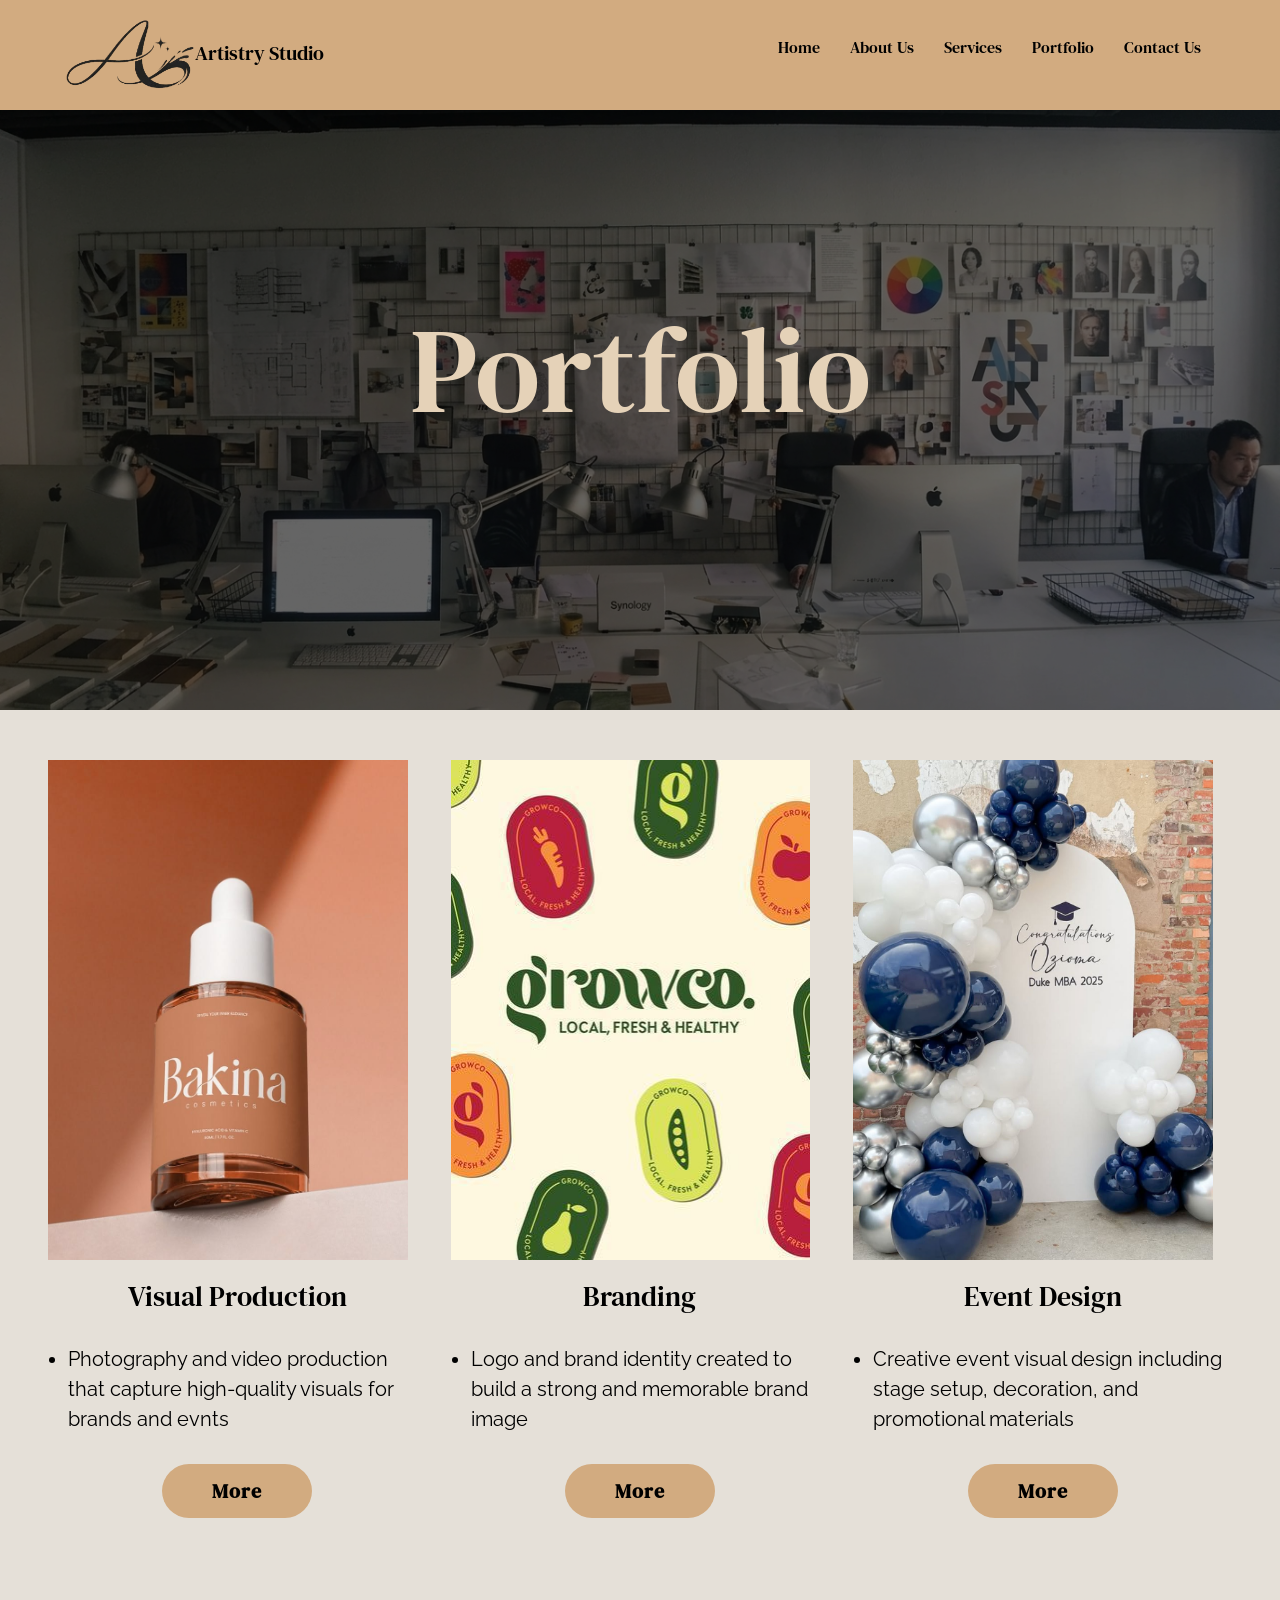
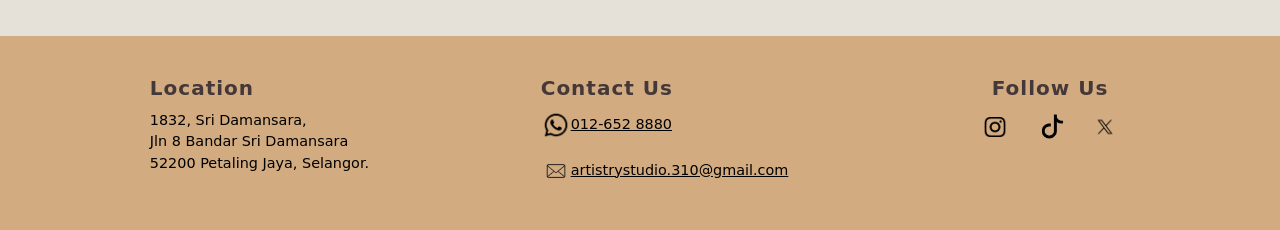
<file: portfolio.html>
<!DOCTYPE html>
<html lang="en">
    <head>
        <meta charset="UTF-8" />
        <title>Artistry Studio</title>
<!--Bootstrap Style-->
        <link href="https://cdn.jsdelivr.net/npm/bootstrap@5.3.8/dist/css/bootstrap.min.css" rel="stylesheet" integrity="sha384-sRIl4kxILFvY47J16cr9ZwB07vP4J8+LH7qKQnuqkuIAvNWLzeN8tE5YBujZqJLB" crossorigin="anonymous">
  
<!--My Style-->
        <link rel="stylesheet" href="artistry-styles.css">
    </head>
    <body>
    <nav class="navbar">
        <div class="logo-style"><a href="index.html" style="color:black; text-decoration:none;"><img src="artistry-img/logo.png" alt="Artistry Studio logo">Artistry Studio</a></div>
        <ul class="nav-links">
            <li> <a href="index.html">Home</a> </li>
            <li> <a href="aboutus.html">About Us</a> </li>
            <li> <a href="services.html">Services</a> </li>
            <li class="dropdown"> <a href="portfolio.html">Portfolio</a>
            <ul class="dropdown-menu">
                <li><a href="visual-production.html">Visual Production</a></li>
                <li><a href="branding.html">Branding</a></li>
                <li><a href="event-design.html">Event Design</a></li>
            
            </ul>
            </li>
            <li> <a href="contact-us.html">Contact Us</a> </li>
        </ul>
        </nav>
        
<!--Google Font-->
        <link rel="preconnect" href="https://fonts.googleapis.com">
        <link rel="preconnect" href="https://fonts.gstatic.com" crossorigin>
        <link href="https://fonts.googleapis.com/css2?family=Pacifico&family=Pangolin&family=Raleway:ital,wght@0,100..900;1,100..900&display=swap" rel="stylesheet">
        
        <link rel="preconnect" href="https://fonts.googleapis.com">
        <link rel="preconnect" href="https://fonts.gstatic.com" crossorigin>
        <link href="https://fonts.googleapis.com/css2?family=DM+Serif+Text:ital@0;1&family=Pacifico&family=Pangolin&family=Raleway:ital,wght@0,100..900;1,100..900&display=swap" rel="stylesheet">
        
<!--Carousel-->
        <div id="carouselExampleSlidesOnly" class="carousel slide" data-bs-ride="carousel">
  <div class="carousel-inner">
    <div class="carousel-item active">
      <img src="portfolio-img/portfolio.png" class="d-block w-100" alt="Cover1">
      <div class="carousel-overlay"></div>    
      <div class="carousel-caption">Portfolio</div>
    </div>
    
   
  </div>
</div>
       
        
        
<!--Card-->
    <section class="portfolio-full-width">
        <div class="row p-5">
            <div class="col-12 container">
                
            </div>
            
            <div class="col-4">
                <img src="portfolio-img/visual%20production.jpg" class="card-img-top" alt="visual production">
            <div class="text-info">
            <h3>Visual Production</h3>
            <ul>
                <li> Photography and video production that
                capture high-quality visuals for brands and evnts</li>
            
            </ul> 
                <div class="text-center">
               <a href="visual-production.html" class="more">More</a>
            </div>
            </div>
            </div>
            
            <div class="col-4">
                <img src="portfolio-img/branding.jpg" class="card-img-top" alt="branding">
                <div class="text-info">
            <h3>Branding</h3>
            <ul>
                <li>Logo and brand identity created to build a strong and memorable brand image</li>
                
                </ul>
                <div class="text-center">
               <a href="branding.html" class="more">More</a>
            </div>    
            </div>
                
            </div>
            
            <div class="col-4">
                <img src="portfolio-img/event.jpg" class="card-img-top" alt="event design">
            <div class="text-info">
            <h3>Event Design</h3>
            <ul>
                <li>Creative event visual design including stage setup, decoration, and promotional materials</li>
             
                </ul>
                <div class="text-center">
               <a href="event-design.html" class="more">More</a>
            </div>
            </div>
                   
            </div>
            
            
        </div>
        </section>
        
<!--Footer-->
         <footer>
            <div class="footer-container">
        
            <div class="footer-section locations">
                <h3>Location</h3>
                <p>1832, Sri Damansara,<br> 
                   Jln 8 Bandar Sri Damansara<br>
                   52200 Petaling Jaya, Selangor.</p>
                </div>
            
            <div class="footer-section contact-info">
                <h3>Contact Us</h3>
                <p><a href="https://www.whatsapp.com" target="_blank" style="color:black;"><img src="artistry-img/whatsapp.png" alt="Whatsapp">012-652 8880</a></p>
                <a href="mailto:Artistrystudio.310@gmail.com" style="color:black;"><img src="portfolio-img/emaiil.png">artistrystudio.310@gmail.com</a>
            </div>
            
            <div class="footer-section socials">
                <h3>Follow Us</h3>
                <a href="https://www.instagram.com" target="_blank"><img src="portfolio-img/ig.png" alt="IG"></a>
                <a href="https://www.tiktok.com" target="_blank"><img src="portfolio-img/tiktok.png" alt="TikTok"></a>
                <a href="https://www.twitter.com" target="_blank"><img src="portfolio-img/twitter.png" alt="Twitter"></a>
            </div>
                
            
        </div>
    </footer>

<!--Bootstrap Script-->
        <script src="https://cdn.jsdelivr.net/npm/bootstrap@5.3.8/dist/js/bootstrap.bundle.min.js" integrity="sha384-FKyoEForCGlyvwx9Hj09JcYn3nv7wiPVlz7YYwJrWVcXK/BmnVDxM+D2scQbITxI" crossorigin="anonymous"></script>

    </body>
</html>
</file>
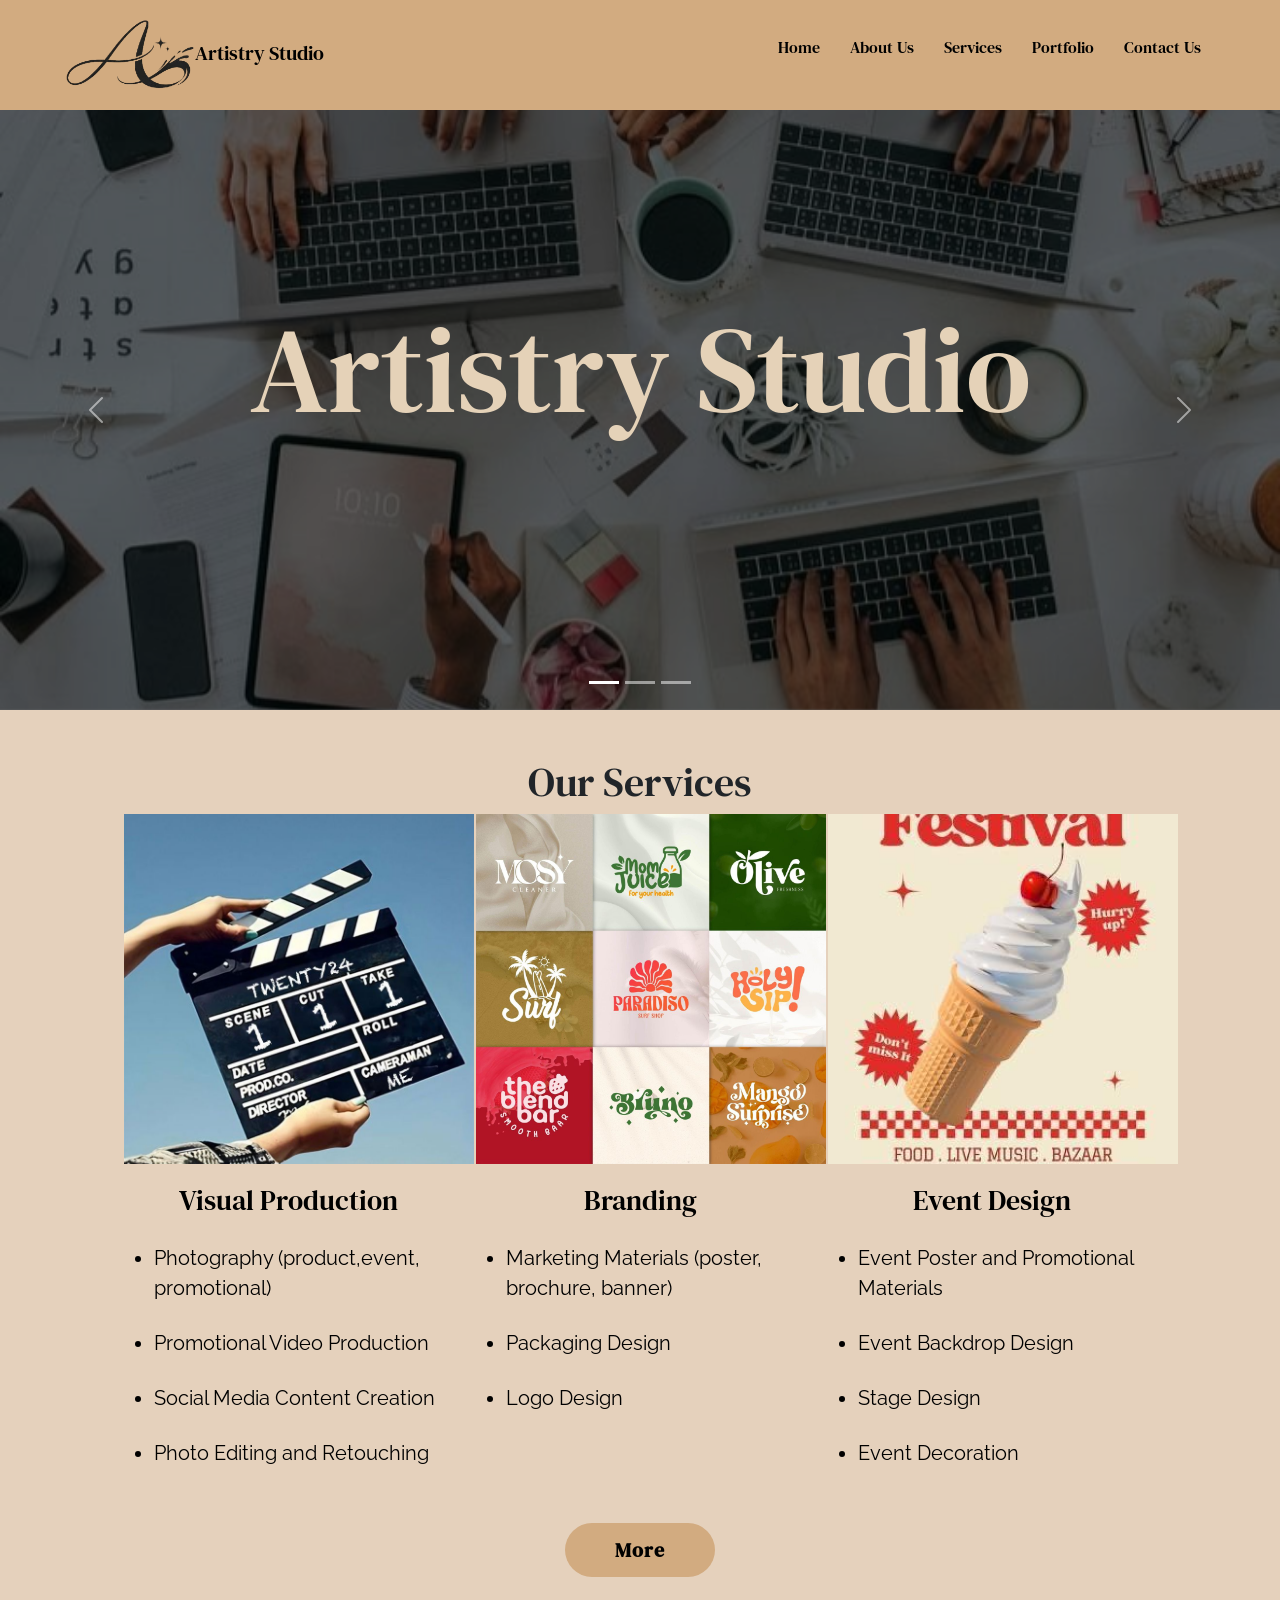
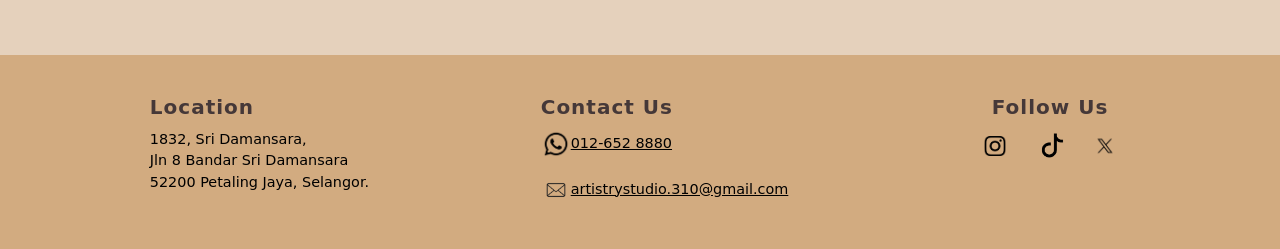
<file: services.html>
<!DOCTYPE html>
<html lang="en">
    <head>
        <meta charset="UTF-8" />
        <title>Artistry Studio</title>
<!--Bootstrap Style-->
        <link href="https://cdn.jsdelivr.net/npm/bootstrap@5.3.8/dist/css/bootstrap.min.css" rel="stylesheet" integrity="sha384-sRIl4kxILFvY47J16cr9ZwB07vP4J8+LH7qKQnuqkuIAvNWLzeN8tE5YBujZqJLB" crossorigin="anonymous">
  
<!--My Style-->
        <link rel="stylesheet" href="artistry-style.css">
    </head>
    <body>
    <nav class="navbar">
        <div class="logo-style"><a href="index.html" style="color:black; text-decoration:none;"><img src="artistry-img/logo.png" alt="Artistry Studio logo">Artistry Studio</a></div>
        <ul class="nav-links">
            <li> <a href="index.html">Home</a> </li>
            <li> <a href="aboutus.html">About Us</a> </li>
            <li> <a href="services.html">Services</a> </li>
            <li class="dropdown"> <a href="portfolio.html">Portfolio</a>
            <ul class="dropdown-menu">
                <li><a href="visual-production.html">Visual Production</a></li>
                <li><a href="branding.html">Branding</a></li>
                <li><a href="event-design.html">Event Design</a></li>
            
            </ul>
            </li>
            <li> <a href="contact-us.html">Contact Us</a> </li>
        </ul>
        </nav>
        
<!--Google Font-->
        <link rel="preconnect" href="https://fonts.googleapis.com">
        <link rel="preconnect" href="https://fonts.gstatic.com" crossorigin>
        <link href="https://fonts.googleapis.com/css2?family=Pacifico&family=Pangolin&family=Raleway:ital,wght@0,100..900;1,100..900&display=swap" rel="stylesheet">
        
        <link rel="preconnect" href="https://fonts.googleapis.com">
        <link rel="preconnect" href="https://fonts.gstatic.com" crossorigin>
        <link href="https://fonts.googleapis.com/css2?family=DM+Serif+Text:ital@0;1&family=Pacifico&family=Pangolin&family=Raleway:ital,wght@0,100..900;1,100..900&display=swap" rel="stylesheet">
        
<div id="carouselExampleIndicators" class="carousel slide">
  <div class="carousel-indicators">
    <button type="button" data-bs-target="#carouselExampleIndicators" data-bs-slide-to="0" class="active" aria-current="true" aria-label="Slide 1"></button>
    <button type="button" data-bs-target="#carouselExampleIndicators" data-bs-slide-to="1" aria-label="Slide 2"></button>
    <button type="button" data-bs-target="#carouselExampleIndicators" data-bs-slide-to="2" aria-label="Slide 3"></button>
  </div>
  <div class="carousel-inner">
    <div class="carousel-item active">
      <img src="artistry-img/services1.jpeg" class="d-block w-100" alt="Services Cover 1">
    </div>
    <div class="carousel-item">
      <img src="artistry-img/services%202.jpg" class="d-block w-100" alt="Services Cover 2">
    </div>
    <div class="carousel-item">
      <img src="artistry-img/services%203.jpg" class="d-block w-100" alt="Services Cover 3">
    </div>
      <div class="carousel-overlay"></div>
      <div class="carousel-caption">Artistry Studio</div>
  </div>
  <button class="carousel-control-prev" type="button" data-bs-target="#carouselExampleIndicators" data-bs-slide="prev">
    <span class="carousel-control-prev-icon" aria-hidden="true"></span>
    <span class="visually-hidden">Previous</span>
  </button>
  <button class="carousel-control-next" type="button" data-bs-target="#carouselExampleIndicators" data-bs-slide="next">
    <span class="carousel-control-next-icon" aria-hidden="true"></span>
    <span class="visually-hidden">Next</span>
  </button>
</div>
       
        
<!--Card-->
    <section class="services-full-width">
        <div class="row p-5">
            <div class="col-12 container">
                <h1>Our Services</h1>
            </div>
            
            <div class="col-4">
                <img src="artistry-img/services%206.jpeg" class="card-img-top" alt="visual production">
            <div class="text-info">
            <h3>Visual Production</h3>
            <ul>
                <li>Photography (product,event, promotional)</li>
                <li>Promotional Video Production</li>
                <li>Social Media Content Creation</li>
                <li>Photo Editing and Retouching</li>
                </ul>
            </div>
            </div>
            
            <div class="col-4">
                <img src="artistry-img/servicesc%205.jpeg" class="card-img-top" alt="branding">
                <div class="text-info">
            <h3>Branding</h3>
            <ul>
                <li>Marketing Materials (poster, brochure, banner)</li>
                <li>Packaging Design</li>
                <li>Logo Design</li>
                </ul>
            </div>
                
            </div>
            
            <div class="col-4">
                <img src="artistry-img/services%207.jpeg" class="card-img-top" alt="event design">
            <div class="text-info">
            <h3>Event Design</h3>
            <ul>
                <li>Event Poster and Promotional Materials</li>
                <li>Event Backdrop Design</li>
                <li>Stage Design</li>
                <li>Event Decoration</li>
                </ul>
            </div>
                   
            </div>
            
            <div class="text-center">
               <a href="portfolio.html" class="more">More</a>
            </div>
        </div>
        </section>

        
  
        
<!--Footer-->
         <footer>
            <div class="footer-container">
        
            <div class="footer-section locations">
                <h3>Location</h3>
                <p>1832, Sri Damansara,<br> 
                   Jln 8 Bandar Sri Damansara<br>
                   52200 Petaling Jaya, Selangor.</p>
                </div>
            
            <div class="footer-section contact-info">
                <h3>Contact Us</h3>
                <p><a href="https://www.whatsapp.com" target="_blank" style="color:black;"><img src="artistry-img/whatsapp.png" alt="Whatsapp">012-652 8880</a></p>
                <a href="mailto:Artistrystudio.310@gmail.com" style="color:black;"><img src="artistry-img/emaiil.png">artistrystudio.310@gmail.com</a>
            </div>
            
            <div class="footer-section socials">
                <h3>Follow Us</h3>
                <a href="https://www.instagram.com" target="_blank"><img src="artistry-img/ig%20(1).png" alt="IG"></a>
                <a href="https://www.tiktok.com" target="_blank"><img src="artistry-img/tiktok.png" alt="TikTok"></a>
                <a href="https://www.twitter.com" target="_blank"><img src="artistry-img/twitter.png" alt="Twitter"></a>
            </div>
                
            
        </div>
    </footer>

<!--Bootstrap Script-->
        <script src="https://cdn.jsdelivr.net/npm/bootstrap@5.3.8/dist/js/bootstrap.bundle.min.js" integrity="sha384-FKyoEForCGlyvwx9Hj09JcYn3nv7wiPVlz7YYwJrWVcXK/BmnVDxM+D2scQbITxI" crossorigin="anonymous"></script>

    </body>
</html>
</file>
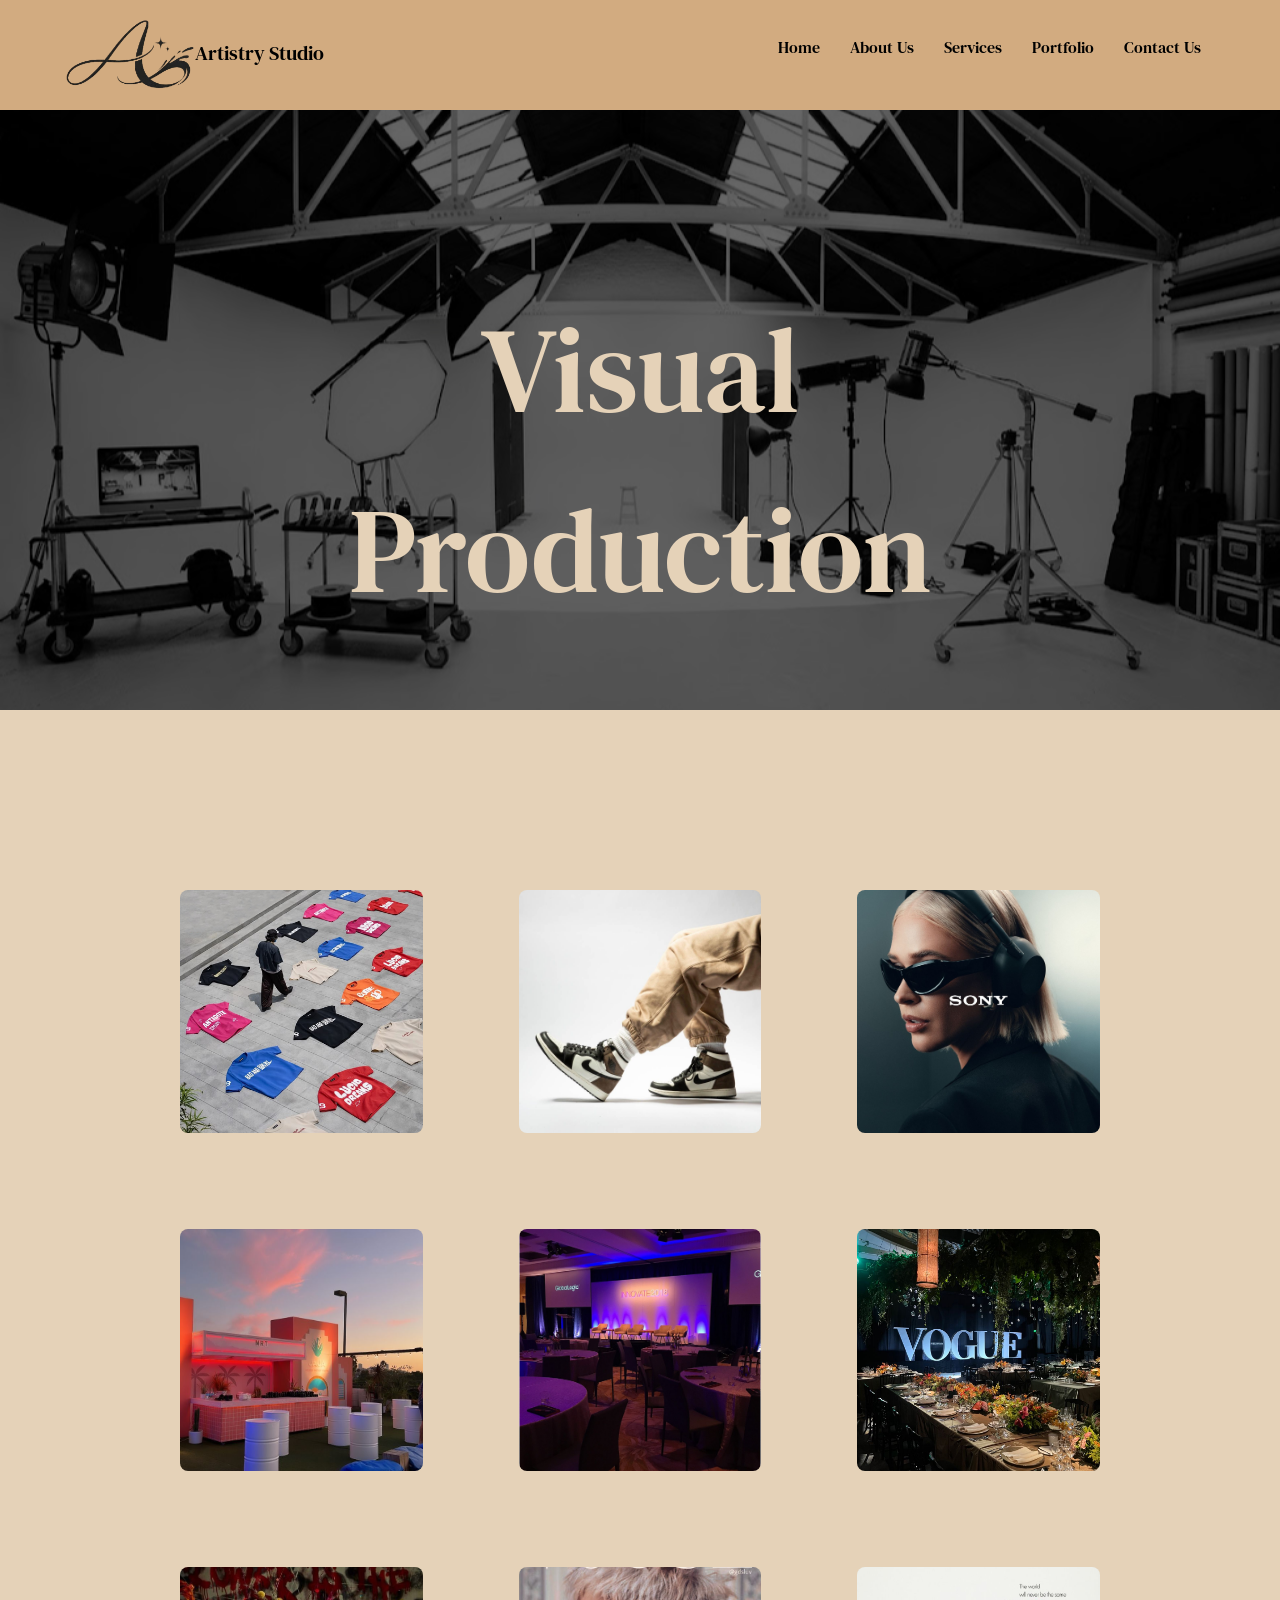
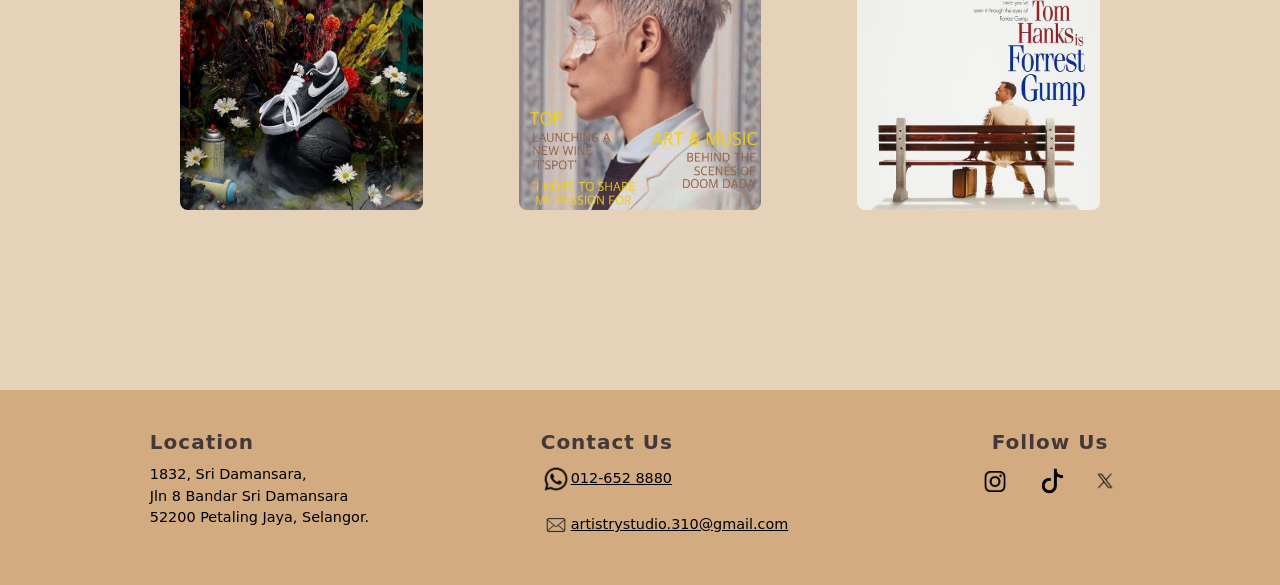
<file: visual-production.html>
<!DOCTYPE html>
<html lang="en">
    <head>
        <meta charset="UTF-8" />
        <title>Artistry Studio</title>
<!--Bootstrap Style-->
        <link href="https://cdn.jsdelivr.net/npm/bootstrap@5.3.8/dist/css/bootstrap.min.css" rel="stylesheet" integrity="sha384-sRIl4kxILFvY47J16cr9ZwB07vP4J8+LH7qKQnuqkuIAvNWLzeN8tE5YBujZqJLB" crossorigin="anonymous">
  
<!--My Style-->
        <link rel="stylesheet" href="artistry-styles.css">
    </head>
    <body>
    <nav class="navbar">
        <div class="logo-style"><a href="index.html" style="color:black; text-decoration:none;"><img src="artistry-img/logo.png" alt="Artistry Studio logo">Artistry Studio</a></div> 
        <ul class="nav-links">
            <li> <a href="index.html">Home</a> </li>
            <li> <a href="aboutus.html">About Us</a> </li>
            <li> <a href="services.html">Services</a> </li>
            <li class="dropdown"> <a href="portfolio.html">Portfolio</a>
            <ul class="dropdown-menu">
                <li><a href="visual-production.html">Visual Production</a></li>
                <li><a href="branding.html">Branding</a></li>
                <li><a href="event-design.html">Event Design</a></li>
            
            </ul>
            </li>
            <li> <a href="contact-us.html">Contact Us</a> </li>
        </ul>
        </nav>
        
<!--Google Font-->
        <link rel="preconnect" href="https://fonts.googleapis.com">
        <link rel="preconnect" href="https://fonts.gstatic.com" crossorigin>
        <link href="https://fonts.googleapis.com/css2?family=Pacifico&family=Pangolin&family=Raleway:ital,wght@0,100..900;1,100..900&display=swap" rel="stylesheet">
        
        <link rel="preconnect" href="https://fonts.googleapis.com">
        <link rel="preconnect" href="https://fonts.gstatic.com" crossorigin>
        <link href="https://fonts.googleapis.com/css2?family=DM+Serif+Text:ital@0;1&family=Pacifico&family=Pangolin&family=Raleway:ital,wght@0,100..900;1,100..900&display=swap" rel="stylesheet">
        
<!--Carousel-->
        <div id="carouselExampleSlidesOnly" class="carousel slide" data-bs-ride="carousel">
  <div class="carousel-inner">
    <div class="carousel-item active">
      <img src="visualproduction-img/visual%20production1.png" class="d-block w-100" alt="Cover1">
    </div>
    <div class="carousel-item">
      <img src="visualproduction-img/visual%20production2.png" class="d-block w-100" alt="Cover2">
    </div>
    <div class="carousel-item">
      <img src="visualproduction-img/visual%20production3.png" class="d-block w-100" alt="Cover3">
    </div>
    <div class="carousel-overlay"></div>
    <div class="carousel-caption">Visual Production</div>
  </div>
</div>
        
<!--Visual Production-->
 <div class="grid-container">
  <div class="grid-item">
      <img src="visualproduction-img/1.jpg.jpeg" alt="photo 1" data-bs-toggle="modal" data-bs-target="#modal1" style="cursor:pointer;"></div>
  <div class="grid-item">
      <img src="visualproduction-img/2.jpg.jpeg" alt="photo 2" data-bs-toggle="modal" data-bs-target="#modal2" style="cursor:pointer;"></div>
  <div class="grid-item">
      <img src="visualproduction-img/3.jpg.jpeg" alt="photo 3" data-bs-toggle="modal" data-bs-target="#modal3" style="cursor:pointer;"></div>
  <div class="grid-item">
      <img src="visualproduction-img/4.jpg.jpeg" alt="photo 4" data-bs-toggle="modal" data-bs-target="#modal4" style="cursor:pointer;"></div>
  <div class="grid-item">
      <img src="visualproduction-img/5.jpg.jpeg" alt="photo 5" data-bs-toggle="modal" data-bs-target="#modal5" style="cursor:pointer;"></div>
  <div class="grid-item">
      <img src="visualproduction-img/6.jpg.jpeg" alt="photo 6" data-bs-toggle="modal" data-bs-target="#modal6" style="cursor:pointer;"></div>
  <div class="grid-item">
      <img src="visualproduction-img/7.jpg.jpeg" alt="photo 7" data-bs-toggle="modal" data-bs-target="#modal7" style="cursor:pointer;"></div>
  <div class="grid-item">
      <img src="visualproduction-img/8.jpg.jpeg" alt="photo 8" data-bs-toggle="modal" data-bs-target="#modal8" style="cursor:pointer;"></div>
  <div class="grid-item">
      <img src="visualproduction-img/9.jpg.jpeg" alt="photo 9" data-bs-toggle="modal" data-bs-target="#modal9" style="cursor:pointer;"></div>
</div>
        
<!-- Modal -->
<div class="modal fade" id="modal1" tabindex="-1">
  <div class="modal-dialog modal-dialog-centered">
    <div class="modal-content">
      <div class="modal-body text-center">
        <img src="visualproduction-img/1.jpg.jpeg" class="img-fluid">
        <p>Title: Identity in Pieces</p>
        <p>Date: 01 January 2015 (Thursday)</p>
        <p>By:  Zhou Shen</p>
      </div>
    </div>
  </div>
</div>
    
    <div class="modal fade" id="modal2" tabindex="-1">
  <div class="modal-dialog modal-dialog-centered">
    <div class="modal-content">
      <div class="modal-body text-center">
        <img src="visualproduction-img/2.jpg.jpeg" class="img-fluid">
        <p>Title: AJ1 Mocha </p>
        <p>Date: 02 March 2015 (Monday)</p>
        <p>By:  Zhou Shen</p>
      </div>
    </div>
  </div>
</div>
        
    <div class="modal fade" id="modal3" tabindex="-1">
  <div class="modal-dialog modal-dialog-centered">
    <div class="modal-content">
      <div class="modal-body text-center">
        <img src="visualproduction-img/3.jpg.jpeg" class="img-fluid">
        <p>Title: Sony Identity </p>
        <p>Date: 09 May 2016 (Monday)</p>
        <p>By:  Zhou Shen</p>
      </div>
    </div>
  </div>
</div>    
        
    <div class="modal fade" id="modal4" tabindex="-1">
  <div class="modal-dialog modal-dialog-centered">
    <div class="modal-content">
      <div class="modal-body text-center">
        <img src="visualproduction-img/4.jpg.jpeg" class="img-fluid">
        <p>Title: Paradise </p>
        <p>Date: 11 September 2018 (Tuesday)</p>
        <p>By:  Zhou Shen</p>
      </div>
    </div>
  </div>
</div>
        
    <div class="modal fade" id="modal5" tabindex="-1">
  <div class="modal-dialog modal-dialog-centered">
    <div class="modal-content">
      <div class="modal-body text-center">
        <img src="visualproduction-img/5.jpg.jpeg" class="img-fluid">
        <p>Title: Innovate2018 </p>
        <p>Date: 29 October 2018 (Monday)</p>
        <p>By:  Zhou Shen</p>
      </div>
    </div>
  </div>
</div>
    
    <div class="modal fade" id="modal6" tabindex="-1">
  <div class="modal-dialog modal-dialog-centered">
    <div class="modal-content">
      <div class="modal-body text-center">
        <img src="visualproduction-img/6.jpg.jpeg" class="img-fluid">
        <p>Title: VOGUE 2022 </p>
        <p>Date: 30 March 2022 (Wednesday)</p>
        <p>By:  Zhou Shen</p>
      </div>
    </div>
  </div>
</div>
        
    <div class="modal fade" id="modal7" tabindex="-1">
  <div class="modal-dialog modal-dialog-centered">
    <div class="modal-content">
      <div class="modal-body text-center">
        <img src="visualproduction-img/7.jpg.jpeg" class="img-fluid">
        <p>Title: PEACEMINUSONE X AIR FORCE 1 </p>
        <p>Date: 23 November 2019 (Saturday)</p>
        <p>By:  Zhou Shen</p>
      </div>
    </div>
  </div>
</div>
        
    <div class="modal fade" id="modal8" tabindex="-1">
  <div class="modal-dialog modal-dialog-centered">
    <div class="modal-content">
      <div class="modal-body text-center">
        <img src="visualproduction-img/8.jpg.jpeg" class="img-fluid">
        <p>Title: Doom DaDa (TOP)</p>
        <p>Date: 18 May 2017 (Thursday)</p>
        <p>By:  Zhou Shen</p>
      </div>
    </div>
  </div>
</div>
        
    <div class="modal fade" id="modal9" tabindex="-1">
  <div class="modal-dialog modal-dialog-centered">
    <div class="modal-content">
      <div class="modal-body text-center">
        <img src="visualproduction-img/9.jpg.jpeg" class="img-fluid">
        <p>Title: Forest Gump (Tom Hanks)</p>
        <p>Date: 06 July 1994 (Wednesday)</p>
        <p>By:  Zhou Shen</p>
      </div>
    </div>
  </div>
</div>


<!--Footer-->
         <footer>
            <div class="footer-container">
        
            <div class="footer-section locations">
                <h3>Location</h3>
                <p>1832, Sri Damansara,<br> 
                   Jln 8 Bandar Sri Damansara<br>
                   52200 Petaling Jaya, Selangor.</p>
                </div>
            
            <div class="footer-section contact-info">
                <h3>Contact Us</h3>
                <p><a href="https://www.whatsapp.com" target="_blank" style="color:black;"><img src="artistry-img/whatsapp.png" alt="Whatsapp">012-652 8880</a></p>
                <a href="mailto:Artistrystudio.310@gmail.com" style="color:black;"><img src="visualproduction-img/emaiil.png">artistrystudio.310@gmail.com</a>
            </div>
            
            <div class="footer-section socials">
                <h3>Follow Us</h3>
                <a href="https://www.instagram.com" target="_blank"><img src="visualproduction-img/ig.png" alt="IG"></a>
                <a href="https://www.tiktok.com" target="_blank"><img src="visualproduction-img/tiktok.png" alt="TikTok"></a>
                <a href="https://www.twitter.com" target="_blank"><img src="visualproduction-img/twitter.png" alt="Twitter"></a>
            </div>
                
            
        </div>
    </footer>

<!--Bootstrap Script-->
        <script src="https://cdn.jsdelivr.net/npm/bootstrap@5.3.8/dist/js/bootstrap.bundle.min.js" integrity="sha384-FKyoEForCGlyvwx9Hj09JcYn3nv7wiPVlz7YYwJrWVcXK/BmnVDxM+D2scQbITxI" crossorigin="anonymous"></script>

    </body>
</html>
</file>
<file: artistry-styless.css>
.navbar{
    display: flex;
    justify-content: space-between;
    align-items: center;
    padding: 20px 5%;
    background: #d2ab80;
    color: black;
}

.nav-links{
    display: flex;
    list-style: none;
}

.nav-links li{
    position: relative;
    padding: 0 15px;
}

.nav-links a{
    color: black;
    text-decoration: none;
    font-family: "DM Serif Text", serif;
}

/*logo styling*/
.logo-style img{
    max-height: 70px;
}

.logo-style{
    font-size: 20px;
    display: flex;
    align-items: center;
    gap: 20px;
    font-family: "DM Serif Text", serif;
    
}

.dropdown-menu{
    display: none;
    position: absolute;
    top: 100%;
    left: 0%;
    background: #d2ab80;
    list-style: none;
    padding: 10px;
    min-width: 150px;
}

/* dropdown menu when hover*/
.dropdown:hover .dropdown-menu{
    display: block;
    border-radius: 10px;
}

.dropdown-menu li{
    padding: 8px 0;
}

.nav-links a:hover{
    text-decoration: underline;
    color: white;
}

.dropdown-menu li:hover{
    text-decoration: underline;
    color: white;
}

/* Carousel Size*/
.carousel-item{
   height: 600px;
    
}

.carousel-item img{
    height: 600px;
    object-fit: cover;
    object-position: center;

}

.carousel-overlay{
  position: absolute;
  top: 0;
  left: 0;
  width: 100%;
  height: 100%;
  background: rgba(0, 0, 0, 0.6);
  
}


.carousel-caption{
    top: 25%;
    height: 45%;
    font-size: 120px;
    color: #e5d2b8;
    font-family:"DM Serif Text", serif;
    
}

/*Homepage About Us*/
.intro-full-width {
  width: 100%;
  background-color: #e5d1bc; 
  padding: 80px 0; 
}


.container {
  display: flex;
  align-items: left;
  justify-content: space-between; 
  padding: 50px;
}

.content{
    font-size: 20px;
    text-align: left;
    margin-bottom: 15px;
    margin-left: 120px;
    color: #453838;
    font-family: "Raleway", sans-serif;
}

.learn-more {
    display: inline-block;    
    text-decoration: none;    
    text-align: center;  
    margin-top: 30px;
    padding: 12px 40px;
    margin-left: 90px;
    background-color: #d2ab80; 
    border: none;
    border-radius: 50px; 
    font-weight: bold;
    cursor: pointer;
    color: black;
    font-family: "DM Serif Text", serif;
    letter-spacing: 1px;
   
}
.learn-more:hover{
    transform: translateY(-2px);
    box-shadow: 0 6px 5px rgba(139, 113, 92, 1)
}


.image-box{
    width: 350px;

}

.image-box img{
    width: 100%;
    display: block
}

/*Homepage Portfolio*/
.portfolio-full-width {
  padding-top: 2px;
  width: 100%;
  background-color: #e5e0d8; 
  font-family: "DM Serif Text", serif;
}

.card-style{
    padding: 0;
    border: none;
}

.card-img-top{
    height: 400px;
    object-fit: cover;
}

.more {
    display: inline-block;    
    text-decoration: none;    
    text-align: center;  
    margin: 30px;
    padding: 12px 50px;
    width: 150px;
    background-color: #e5d2b8; 
    border: none;
    border-radius: 60px; 
    font-weight: bold;
    cursor: pointer;
    color: black;
    font-size: 20px;
    font-family: "DM Serif Text", serif;
    letter-spacing: 1px;
}

.more:hover{
    transform: translateY(-2px);
    box-shadow: 0 6px 5px rgba(210, 171, 128, 1)
}

/* Footer Styling */
footer{
    background: #d2ab80;
    color: black; 
    padding: 40px 5%;     
}
.footer-container{
    display: flex;
    justify-content: space-around;
}

.footer-section h3{
    font-weight: bold;  
    font-size: 20px;      
    letter-spacing: 1px;    
    margin-bottom: 10px;    
    color: #453838;        
}

.locations{
    text-align: left;
    font-size: 0.9rem;
}
 

.socials img{
    width: 30px;
    margin: 0 10px 20px;
    cursor: pointer;
}
.socials img:hover{
    filter: drop-shadow( 3px 2px 5px #e5d2b8);
    transform: translateY(-2px);
    
}

.socials h3{
    font-size: 20px;
    margin-bottom: 10px;
    text-align: center;
    
}

.contact-info{
    text-align: left;
    margin-right: 10px;
    font-size: 0.9rem;
    
}

.contact-info img{
    width: 30px;
    height: 30px;
    cursor: pointer;

}

/*Contact Us*/
.contact-us-full-width{
    width: 100%;
    background-color: #e5e0d8; 
}

.contact-container{
    display: flex;            
    justify-content: center; 
    align-items: flex-start;  
    gap: 120px;               
    padding: 5px 10px;
    max-width: 1500px;
    margin: 0;
}

.contact-form{
    flex: 1;
    max-width: 450px;
    display: flex;
    flex-direction: column;
    align-items:flex-start;
    padding-bottom: 20px;
}

.contact-form label{
    font-weight: bold;
    font-size: 25px;
    margin-bottom: 8px;
    letter-spacing: 1px;
    padding: 5px;
}

.contact-form input{
    width: 100%;
    background-color: #d8cec0;
    border: none;
    padding: 15px;
    margin-bottom: 25px;
    border-radius: 4px;
}

.contact-form textarea{
    width: 100%;
    background-color: #d8cec0;
    border: none;
    padding: 15px;
    margin-bottom: 25px;
    border-radius: 4px;
    height: 150px;
}

.contact-form button{
    display: inline-block;    
    text-decoration: none;    
    text-align: center;
    margin: 80px;
    margin-top: 10px;
    padding: 12px 5px;
    width: 150px;
    background-color: #d2ab80; 
    border: none;
    border-radius: 60px; 
    font-weight: bold;
    cursor: pointer;
    color: black;
    font-size: 20px;
    font-family: "DM Serif Text", serif;
    letter-spacing: 1px;
}

.contact-form button:hover{
    transform: translateY(-2px);
    box-shadow: 0 6px 5px rgba(139, 113, 92, 1)
}

.location-box {
   width: 400px;
   background-color: #e5d2b8; 
   text-align: center; 
   padding-bottom: 2px;
   margin-top: 80px;
   
}

.location-box iframe {
    display: block;
    max-width: 500px;
    width: 100%;
    margin-bottom: 10px;
}
</file>
<file: artistry-style.css>
.navbar{
    display: flex;
    justify-content: space-between;
    align-items: center;
    padding: 20px 5%;
    background: #d2ab80;
    color: black;
}

.nav-links{
    display: flex;
    list-style: none;
}

.nav-links li{
    position: relative;
    padding: 0 15px;
}

.nav-links a{
    color: black;
    text-decoration: none;
    font-family: "DM Serif Text", serif;
}

/*logo styling*/
.logo-style img{
    max-height: 70px;
}

.logo-style{
    font-size: 20px;
    display: flex;
    align-items: center;
    gap: 20px;
    font-family: "DM Serif Text", serif;
}

.dropdown-menu{
    display: none;
    position: absolute;
    top: 100%;
    left: 0%;
    background: #d2ab80;
    list-style: none;
    padding: 10px;
    min-width: 150px;
}

/* dropdown menu when hover*/
.dropdown:hover .dropdown-menu{
    display: block;
    border-radius: 10px;
}

.dropdown-menu li{
    padding: 8px 0;
}

.nav-links a:hover{
    text-decoration: underline;
    color: white;
}

.dropdown-menu li:hover{
    text-decoration: underline;
    color: white;
}



/* Footer Styling */
footer{
    background: #d2ab80;
    color: black; 
    padding: 40px 5%;     
}
.footer-container{
    display: flex;
    justify-content: space-around;
}

.footer-section h3{
    font-weight: bold;  
    font-size: 20px;      
    letter-spacing: 1px;    
    margin-bottom: 10px;    
    color: #453838;        
}

.locations{
    text-align: left;
    font-size: 0.9rem;
}
 

.socials img{
    width: 30px;
    margin: 0 10px 20px;
    cursor: pointer;
}
.socials img:hover{
    filter: drop-shadow( 3px 2px 5px #e5d2b8);
    transform: translateY(-2px);
    
}

.socials h3{
    font-size: 20px;
    margin-bottom: 10px;
    text-align: center;
    
}

.contact-info{
    text-align: left;
    margin-right: 10px;
    font-size: 0.9rem;
    
}

.contact-info img{
    width: 30px;
    height: 30px;
    cursor: pointer;

}

/* Carousel Size*/
.carousel-item{
   height: 600px;
    
}

.carousel-item img{
    height: 600px;
    object-fit: cover;
    object-position: center;

}

.carousel-overlay{
  position: absolute;
  top: 0;
  left: 0;
  width: 100%;
  height: 100%;
  background: rgba(0, 0, 0, 0.6);
  
}


.carousel-caption{
    top: 25%;
    height: 45%;
    font-size: 120px;
    color: #e5d2b8;
    font-family:"DM Serif Text", serif;
    
}


/*Homepage About Us*/
.zs-full-width , .ze-full-width{
  width: 100%;
  background-color: #e5d1bc; 
  padding: 80px 0; 
}


.container {
  display: flex;
  align-items: center;
  justify-content: center; 
  width: 90%;
  max-width: 1100px;
  margin: 0 auto;
}

.info{
    font-size: 30px;
    text-align: left;
    margin-left: 100px;
    color: #453838;
    font-family: "Raleway", sans-serif;
    flex: 1;
}

.info h2{
    font-size: 40px;
    text-align: center;
    color: #000;
    font-family: "DM Serif Text", serif;
}


.photo img {
    width: 200px;
    height: 250px;
    object-fit: cover;
    border: 5px solid #fff;
}

.photo h3 {
    text-align: center;
    margin-top: 10px;
    font-family: "Raleway", serif;
    font-weight: bold;
}

.janice-full-width.reverse , .xw-full-width.reverse{
  width: 100%;
  background-color: #e5e0d8; 
  padding: 80px 0; 
}


.container2 {
  display: flex;
  align-items: center;
  justify-content: center; 
  width: 90%;
  max-width: 1100px;
  margin: 0 auto;
  flex-direction: row-reverse;
}

.info{
    font-size: 30px;
    text-align: left;
    margin-left: 100px;
    color: #453838;
    font-family: "Raleway", sans-serif;
    flex: 1;
}

.info h2{
    font-size: 40px;
    text-align: center;
    color: #000;
    font-family: "DM Serif Text", serif;
}


.photo img {
    width: 200px;
    height: 250px;
    object-fit: cover;
    border: 5px solid #fff;
}

.photo h3 {
    text-align: center;
    margin-top: 10px;
    font-family: "Raleway", serif;
    font-weight: bold;
}

/*Services*/
.services-full-width{
  width: 100%;
  background-color: #e5d1bc; 
  font-family: "DM Serif Text", serif;
  padding-left: 60px 0;
  justify-content: center;
}

.services-full-width .row {
    max-width: 1500px;    
    width: 90%;
    margin: 0 auto;       
}


.card-style{
    padding: 0;
    border: none;
    text-align: center;
}

.card-img-top{
    display: block;
    height: 350px;
    width: 350px;        
    margin: 0 auto;
    margin-bottom: 20px;
    object-fit: cover;
}


.text-info h3{
  font-family: "DM Serif Text", serif;
  text-align: center;
  color:black;
  margin-bottom: 25px;
}

.text-info ul {
    list-style-type: disc; 
    padding-left: 30px;    
    margin: 0;            
    text-align: left;     
}

.text-info li{
  font-size: 20px;
  font-family: "Raleway", sans-serif;
  text-align: left;
  color:black;
  margin-bottom: 25px;
}

.more {
    display: inline-block;    
    text-decoration: none;    
    text-align: center;  
    margin: 30px;
    padding: 12px 50px;
    width: 150px;
    background-color: #d2ab80; 
    border: none;
    border-radius: 60px; 
    font-weight: bold;
    cursor: pointer;
    color: black;
    font-size: 20px;
    font-family: "DM Serif Text", serif;
    letter-spacing: 1px;
}

.more:hover{
    transform: translateY(-2px);
    box-shadow: 0 6px 5px rgba(139, 113, 92, 1)
}

/*Branding*/
.grid-container {
  display: grid;
  grid-template-columns: repeat(3, 1fr); 
  gap: 96px; 
  padding: 180px;
    background: #e5d2b8 
}

.grid-item img {
  width: 100%;
  height: 100%;
  aspect-ratio: 1 / 1; 
  object-fit: cover; 
  border-radius: 8px; 
  display: block;
  
}

.grid-item img:hover {
    transform: scale(1.02);
    cursor: pointer;
}

/*Event design*/
.grid-container {
  display: grid;
  grid-template-columns: repeat(3, 1fr); 
  gap: 96px; 
  padding: 180px;
    background: #e5d2b8 
}

.grid-item img {
  width: 100%;
  height: 100%;
  aspect-ratio: 1 / 1; 
  object-fit: cover; 
  border-radius: 8px; 
  display: block;
  
}

.grid-item img:hover {
    transform: scale(1.02);
    cursor: pointer;
}

.modal p {
  font-size: 25px;
  font-family: "DM Serif Text", serif;
  text-align: left;
  color:black;
}


.event-design-full-width {
  padding-top: 2px;
  width: 100%;
  background-color: #e5e0d8; 
  font-family: "DM Serif Text", serif;
}
</file>
<file: artistry-styles.css>
.navbar{
    display: flex;
    justify-content: space-between;
    align-items: center;
    padding: 20px 5%;
    background: #d2ab80;
    color: black;
}

.nav-links{
    display: flex;
    list-style: none;
}

.nav-links li{
    position: relative;
    padding: 0 15px;
}

.nav-links a{
    color: black;
    text-decoration: none;
    font-family: "DM Serif Text", serif;
}

/*logo styling*/
.logo-style img{
    max-height: 70px;
}

.logo-style{
    font-size: 20px;
    display: flex;
    align-items: center;
    gap: 20px;
    font-family: "DM Serif Text", serif;
}

.dropdown-menu{
    display: none;
    position: absolute;
    top: 100%;
    left: 0%;
    background: #d2ab80;
    list-style: none;
    padding: 10px;
    min-width: 150px;
}

/* dropdown menu when hover*/
.dropdown:hover .dropdown-menu{
    display: block;
    border-radius: 10px;
}

.dropdown-menu li{
    padding: 8px 0;
}

.nav-links a:hover{
    text-decoration: underline;
    color: white;
}

.dropdown-menu li:hover{
    text-decoration: underline;
    color: white;
}
/* Carousel Size*/
.carousel-item{
   height: 600px;
    
}

.carousel-item img{
    height: 600px;
    object-fit: cover;
    object-position: center;

}

.carousel-overlay{
  position: absolute;
  top: 0;
  left: 0;
  width: 100%;
  height: 100%;
  background: rgba(0, 0, 0, 0.6);
  
}

.carousel-caption{
    top: 25%;
    height: 45%;
    font-size: 120px;
    color: #e5d2b8;
    font-family:"DM Serif Text", serif;
    
}

.portfolio-full-width {
  padding-top: 2px;
  padding-bottom: 50px;
  width: 100%;
  background-color: #e5e0d8; 
  font-family: "DM Serif Text", serif;
}

.card-style{
    padding: 0;
    border: none;
}

.card-img-top{
    width: 95%;
    height: 500px;
    object-fit: cover;
}

.text-info{
    min-height: 220px;
    display: block;
}

.text-info h3{
  font-family: "DM Serif Text", serif;
  text-align: center;
  color:black;
  margin-top: 20px;
  margin-bottom: 30px;
}

.text-info ul {
    list-style-type: disc; 
    padding-left: 20px;    
    margin: 0;            
    text-align: left;     
}

.text-info li{
  font-size: 20px;
  font-family: "Raleway", sans-serif;
  text-align: left;
  color:black;
  margin-bottom: 25px;
}  

.more {
    display: block;   
    text-decoration: none;
    margin: 30px auto 20px auto;
    padding: 12px 50px;
    width: 150px;
    background-color: #d2ab80; 
    border: none;
    border-radius: 60px; 
    font-weight: bold;
    cursor: pointer;
    color: black;
    font-size: 20px;
    font-family: "DM Serif Text", serif;
    letter-spacing: 1px;
}

.more:hover{
    transform: translateY(-2px);
    box-shadow: 0 6px 5px rgba(139, 113, 92, 1)
}

.grid-container {
  display: grid;
  grid-template-columns: repeat(3, 1fr); 
  gap: 96px; 
  padding: 180px;
    background: #e5d2b8 
}

.grid-item img {
  width: 100%;
  height: 100%;
  aspect-ratio: 1 / 1; 
  object-fit: cover; 
  border-radius: 8px; 
  display: block;
}
  
.grid-item img:hover {
    transform: scale(1.02);
    cursor: pointer;
}

.modal p {
  font-size: 25px;
  font-family: "DM Serif Text", serif;
  text-align: left;
  color:black;
}



/* Footer Styling */
footer{
    background: #d2ab80;
    color: black; 
    padding: 40px 5%;     
}
.footer-container{
    display: flex;
    justify-content: space-around;
}

.footer-section h3{
    font-weight: bold;  
    font-size: 20px;      
    letter-spacing: 1px;    
    margin-bottom: 10px;    
    color: #453838;        
}

.locations{
    text-align: left;
    font-size: 0.9rem;
}
 

.socials img{
    width: 30px;
    margin: 0 10px 20px;
    cursor: pointer;
}
.socials img:hover{
    filter: drop-shadow( 3px 2px 5px #e5d2b8);
    transform: translateY(-2px);
    
}

.socials h3{
    font-size: 20px;
    margin-bottom: 10px;
    text-align: center;
    
}

.contact-info{
    text-align: left;
    margin-right: 10px;
    font-size: 0.9rem;
    
}

.contact-info img{
    width: 30px;
    height: 30px;
    cursor: pointer;

}

.service-item {
  display: flex;           
  align-items: center;    
  margin-bottom: 40px;    
  gap: 30px;              
}
</file>
